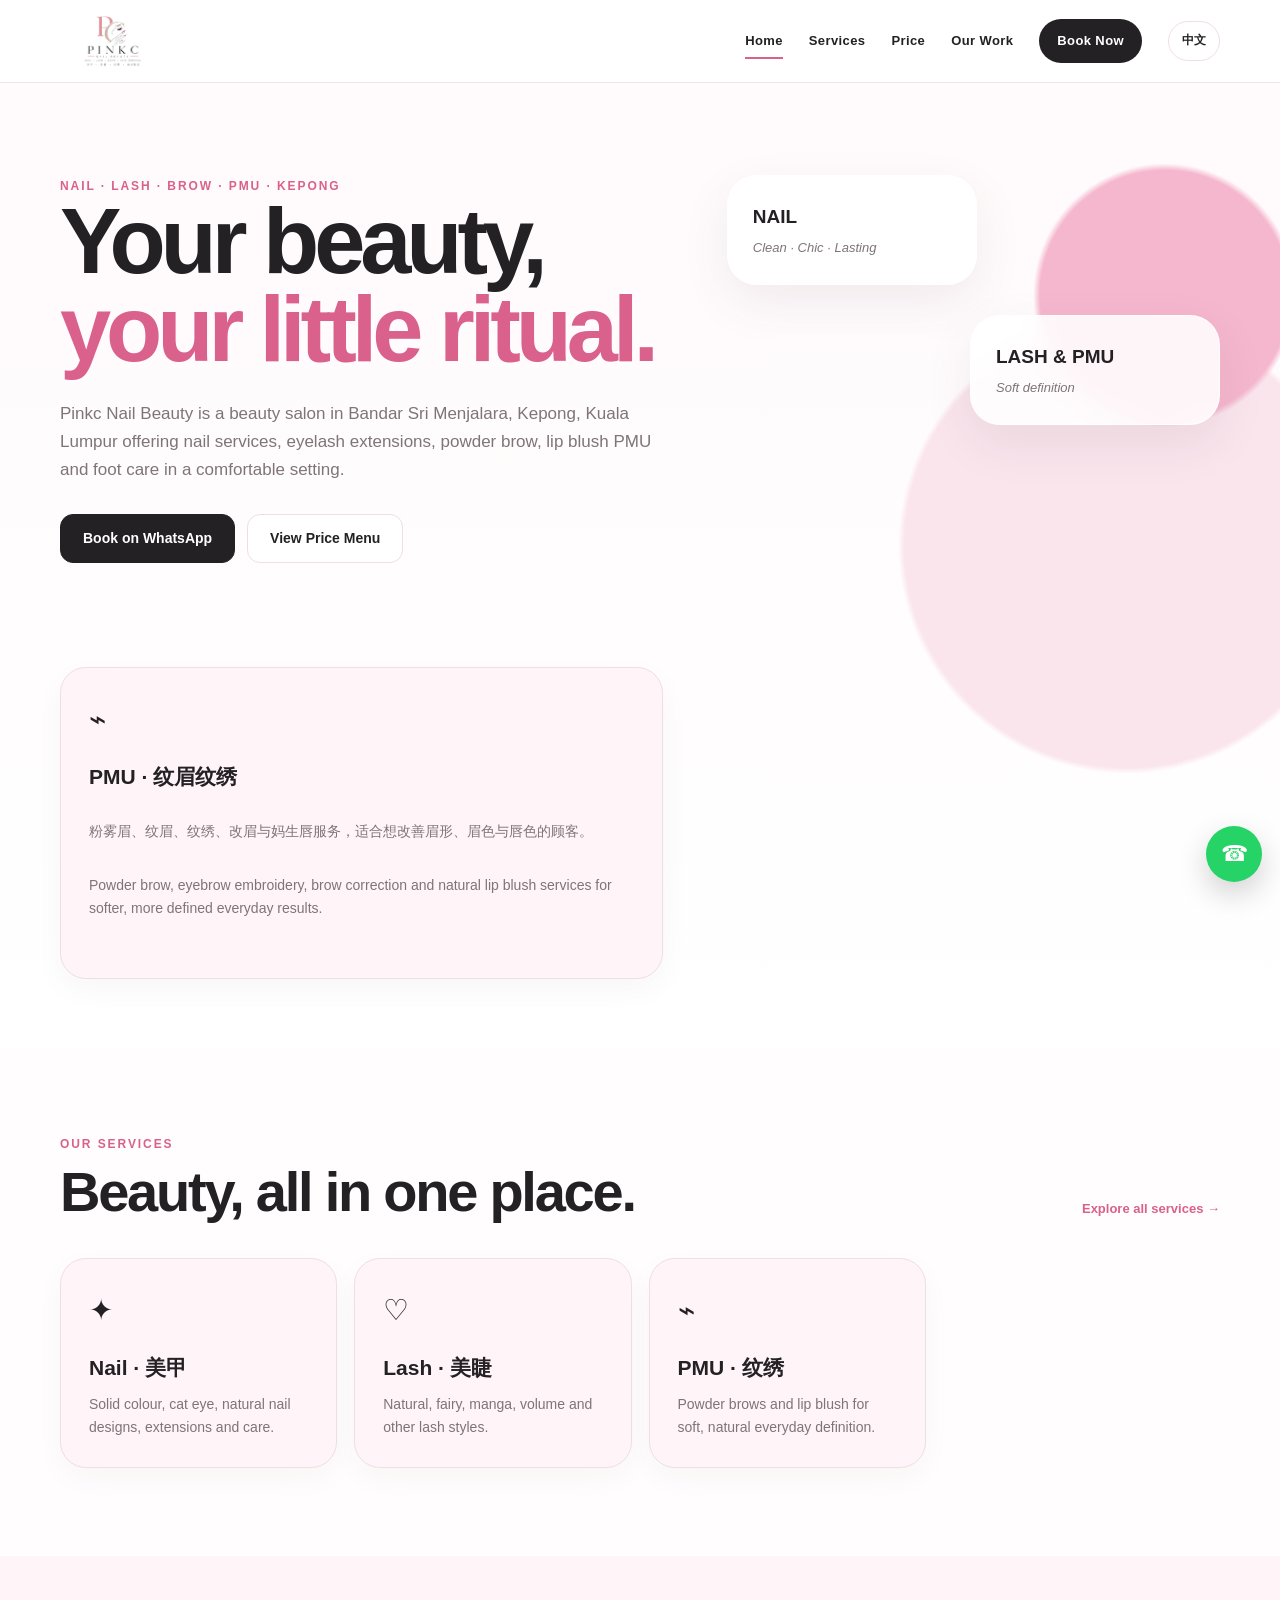
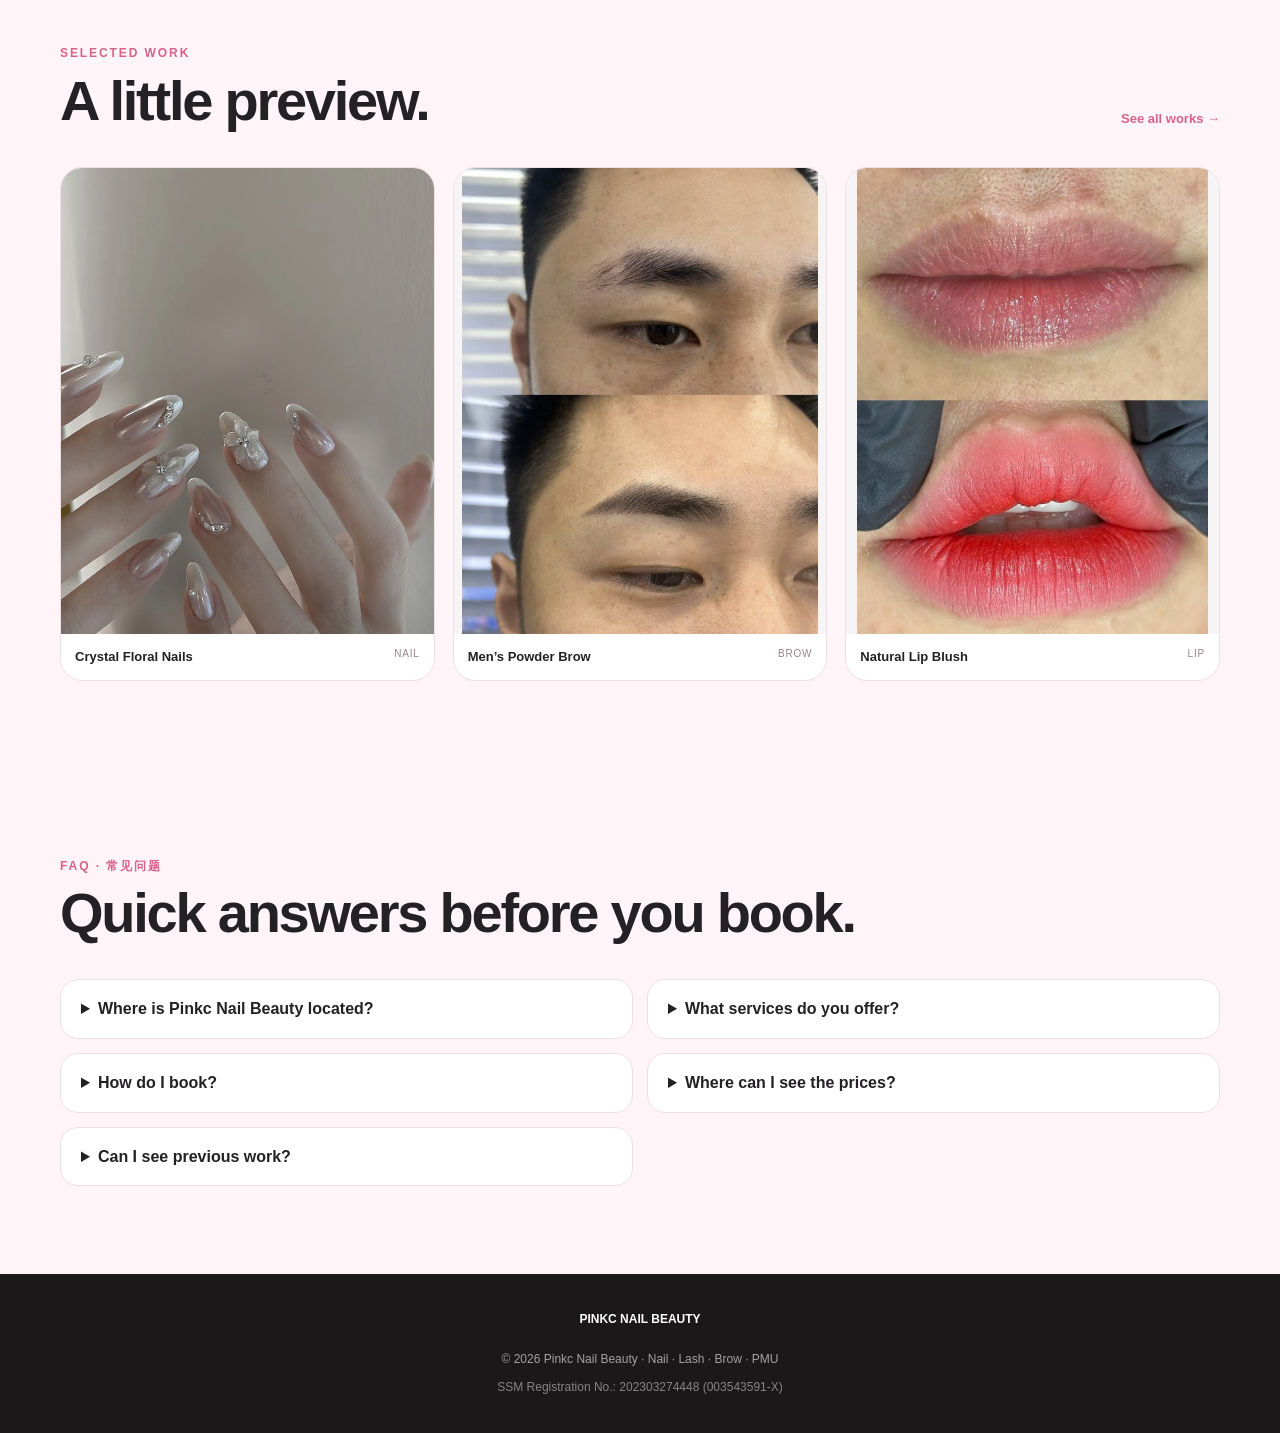
<file: index.html>
<!DOCTYPE html>
<html lang="en">
<head>
<meta charset="UTF-8">
<meta name="viewport" content="width=device-width,initial-scale=1.0">
<meta name="description" content="Pinkc Nail Beauty in Kepong / Bandar Sri Menjalara, Kuala Lumpur. Nail, lash, PMU, powder brow 粉雾眉, eyebrow embroidery 纹眉/纹绣, brow correction 改眉 and natural lip blush 妈生唇 services.">
<title>Pinkc Nail Beauty Kepong | 美甲 · 美睫 · 纹眉纹绣 · 粉雾眉 · 妈生唇</title>
<link rel="canonical" href="https://pinkcnailbeauty.com/">
<meta name="robots" content="index,follow,max-image-preview:large,max-snippet:-1,max-video-preview:-1">
<meta name="author" content="Pinkc Nail Beauty">
<meta name="geo.region" content="MY-14">
<meta name="geo.placename" content="Bandar Sri Menjalara, Kuala Lumpur">
<meta property="og:type" content="website">
<meta property="og:site_name" content="Pinkc Nail Beauty">
<meta property="og:title" content="Nail Salon Kepong | Lash, Brow & PMU | Pinkc Nail Beauty">
<meta property="og:description" content="Pinkc Nail Beauty in Bandar Sri Menjalara, Kepong, Kuala Lumpur offers nail services, eyelash extensions, powder brow, lip blush PMU and foot care. View prices and book on WhatsApp.">
<meta property="og:url" content="https://pinkcnailbeauty.com/">
<meta property="og:image" content="https://pinkcnailbeauty.com/og-image.jpg">
<meta property="og:image:width" content="1200">
<meta property="og:image:height" content="630">
<meta property="og:image:alt" content="Pinkc Nail Beauty nail, lash, brow and lip beauty work">
<meta name="twitter:card" content="summary_large_image">
<meta name="twitter:title" content="Nail Salon Kepong | Lash, Brow & PMU | Pinkc Nail Beauty">
<meta name="twitter:description" content="Pinkc Nail Beauty in Bandar Sri Menjalara, Kepong, Kuala Lumpur offers nail services, eyelash extensions, powder brow, lip blush PMU and foot care. View prices and book on WhatsApp.">
<meta name="twitter:image" content="https://pinkcnailbeauty.com/og-image.jpg">
<link rel="icon" href="logo.png" type="image/png">
<script type="application/ld+json">{"@context":"https://schema.org","@type":"BeautySalon","@id":"https://pinkcnailbeauty.com/#business","name":"Pinkc Nail Beauty","url":"https://pinkcnailbeauty.com/","logo":"https://pinkcnailbeauty.com/logo.png","image":"https://pinkcnailbeauty.com/og-image.jpg","telephone":"+60124446450","priceRange":"RM","address":{"@type":"PostalAddress","streetAddress":"No. 42-1-1, Jalan Medan Putra 3, Medan Putra Business Centre","addressLocality":"Bandar Sri Menjalara","postalCode":"52200","addressRegion":"Kuala Lumpur","addressCountry":"MY"},"areaServed":["Bandar Sri Menjalara","Kepong","Kuala Lumpur"],"sameAs":["https://www.instagram.com/pinkc_nailbeauty/"],"hasOfferCatalog":{"@type":"OfferCatalog","name":"Beauty Services","itemListElement":[{"@type":"OfferCatalog","name":"Nail Services"},{"@type":"OfferCatalog","name":"Eyelash Extensions"},{"@type":"OfferCatalog","name":"Powder Brow PMU"},{"@type":"OfferCatalog","name":"Lip Blush PMU"},{"@type":"OfferCatalog","name":"Foot Care & Pedicure"}]}}</script>

<link rel="stylesheet" href="style.css">
<script type="application/ld+json">{"@context":"https://schema.org","@type":"FAQPage","mainEntity":[{"@type":"Question","name":"Where is Pinkc Nail Beauty located?","acceptedAnswer":{"@type":"Answer","text":"Pinkc Nail Beauty is located at No. 42-1-1, Jalan Medan Putra 3, Medan Putra Business Centre, Bandar Sri Menjalara, 52200 Kuala Lumpur."}},{"@type":"Question","name":"What services does Pinkc Nail Beauty offer?","acceptedAnswer":{"@type":"Answer","text":"Pinkc Nail Beauty offers nail services, foot care, eyelash extensions, powder brow PMU and lip blush PMU."}},{"@type":"Question","name":"How can I book an appointment?","acceptedAnswer":{"@type":"Answer","text":"Appointments can be booked directly through the WhatsApp booking button on the Pinkc Nail Beauty website."}},{"@type":"Question","name":"Where can I see Pinkc Nail Beauty prices?","acceptedAnswer":{"@type":"Answer","text":"Current nail, foot care, lash and PMU prices are listed on the Price page of the website."}},{"@type":"Question","name":"Can I see examples of previous work?","acceptedAnswer":{"@type":"Answer","text":"Yes. The Our Work page shows selected nail, lash, brow and lip blush work."}}]}</script>
</head>
<body data-lang="en">

<header class="site-header">
  <div class="container nav">
    <a class="brand" href="index.html"><img src="logo.png" alt="Pinkc Nail Beauty"></a>
    <button class="menu-btn" aria-label="Open menu">☰</button>
    <nav class="nav-links"><a href="index.html" class="active"><span class="i18n en">Home</span><span class="i18n zh">首页</span></a><a href="services.html"><span class="i18n en">Services</span><span class="i18n zh">服务</span></a><a href="price.html"><span class="i18n en">Price</span><span class="i18n zh">价目表</span></a><a href="works.html"><span class="i18n en">Our Work</span><span class="i18n zh">作品</span></a><a href="contact.html" class="nav-cta"><span class="i18n en">Book Now</span><span class="i18n zh">预约</span></a><button id="langToggle" class="lang-btn" type="button">中文</button></nav>
  </div>
</header>

<main>
<section class="hero">
  <div class="container hero-grid">
    <div>
      <div class="eyebrow">NAIL · LASH · BROW · PMU · KEPONG</div>
      <h1 class="i18n en">Your beauty,<br><em>your little ritual.</em></h1><h1 class="i18n zh">你的美丽，<br><em>你的小仪式。</em></h1>
      <p class="i18n en">Pinkc Nail Beauty is a beauty salon in Bandar Sri Menjalara, Kepong, Kuala Lumpur offering nail services, eyelash extensions, powder brow, lip blush PMU and foot care in a comfortable setting.</p><p class="i18n zh">Pinkc Nail Beauty 位于 Bandar Sri Menjalara, Kepong, Kuala Lumpur，提供美甲、美睫、粉雾眉、妈生唇与足部护理服务。</p>
      <div class="hero-actions">
        <a class="btn btn-dark" href="https://wa.me/60124446450?text=Hi%20Pinkc%20Nail%20Beauty%2C%20I%20would%20like%20to%20make%20an%20appointment." target="_blank"><span class="i18n en">Book on WhatsApp</span><span class="i18n zh">WhatsApp 预约</span></a>
        <a class="btn btn-light" href="price.html"><span class="i18n en">View Price Menu</span><span class="i18n zh">查看价目</span></a>
      </div>
    </div>
    <div class="hero-stack">
      <div class="hero-orb"></div>
      <div class="floating-card fc1"><h3>NAIL</h3><p>Clean · Chic · Lasting</p></div>
      <div class="floating-card fc2"><h3>LASH & PMU</h3><p>Soft definition</p></div>
    </div>
    <div class="card soft" style="margin-top:18px">
      <div class="icon">⌁</div>
      <h3>PMU · 纹眉纹绣</h3>
      <p>粉雾眉、纹眉、纹绣、改眉与妈生唇服务，适合想改善眉形、眉色与唇色的顾客。</p>
      <p class="i18n en">Powder brow, eyebrow embroidery, brow correction and natural lip blush services for softer, more defined everyday results.</p>
    </div>

  </div>
</section>

<section>
  <div class="container">
    <div class="section-head">
      <div><div class="eyebrow"><span class="i18n en">Our Services</span><span class="i18n zh">我们的服务</span></div><h2 class="i18n en">Beauty, all in one place.</h2><h2 class="i18n zh">一站式美容护理。</h2></div>
      <a class="link-arrow" href="services.html"><span class="i18n en">Explore all services →</span><span class="i18n zh">查看全部服务 →</span></a>
    </div>
    <div class="grid-4">
      <div class="card soft"><div class="icon">✦</div><h3>Nail · 美甲</h3><p class="i18n en">Solid colour, cat eye, natural nail designs, extensions and care.</p><p class="i18n zh">单色、猫眼、本甲设计、延长款式与护理。</p></div>
      <div class="card soft"><div class="icon">♡</div><h3>Lash · 美睫</h3><p class="i18n en">Natural, fairy, manga, volume and other lash styles.</p><p class="i18n zh">自然款、仙子款、漫画款、浓密款等。</p></div>
      <div class="card soft"><div class="icon">⌁</div><h3>PMU · 纹绣</h3><p class="i18n en">Powder brows and lip blush for soft, natural everyday definition.</p><p class="i18n zh">粉雾眉与妈生唇，打造柔和自然妆感。</p></div>
    </div>
  </div>
</section>



<section style="background:var(--blush)">
  <div class="container">
    <div class="section-head">
      <div><div class="eyebrow"><span class="i18n en">Selected Work</span><span class="i18n zh">精选作品</span></div><h2 class="i18n en">A little preview.</h2><h2 class="i18n zh">先看看我们的作品。</h2></div>
      <a class="link-arrow" href="works.html"><span class="i18n en">See all works →</span><span class="i18n zh">查看全部作品 →</span></a>
    </div>
    <div class="grid-3">
      <a class="work-card" href="works.html"><img src="nail-01.jpg" alt="Pink nail art by Pinkc Nail Beauty in Kepong"><div class="work-caption"><strong>Crystal Floral Nails</strong><span>Nail</span></div></a>
      <a class="work-card ba" href="works.html"><img src="brow-02.jpg?v=2" alt="Men powder brow before and after by Pinkc Nail Beauty in Kepong"><div class="work-caption"><strong>Men’s Powder Brow</strong><span>Brow</span></div></a>
      <a class="work-card ba" href="works.html"><img src="lip-02.jpg" alt="Lip blush before and after by Pinkc Nail Beauty in Kepong"><div class="work-caption"><strong>Natural Lip Blush</strong><span>Lip</span></div></a>
    </div>
  </div>
</section>

<section class="seo-faq" style="background:var(--blush)">
  <div class="container">
    <div class="section-head"><div><div class="eyebrow">FAQ · 常见问题</div><h2 class="i18n en">Quick answers before you book.</h2><h2 class="i18n zh">预约前常见问题。</h2></div></div>
    <div class="faq-grid">
      <details><summary><span class="i18n en">Where is Pinkc Nail Beauty located?</span><span class="i18n zh">Pinkc Nail Beauty 在哪里？</span></summary><p>No. 42-1-1, Jalan Medan Putra 3, Medan Putra Business Centre, Bandar Sri Menjalara, 52200 Kuala Lumpur.</p></details>
      <details><summary><span class="i18n en">What services do you offer?</span><span class="i18n zh">你们有什么服务？</span></summary><p class="i18n en">Nail services, foot care, eyelash extensions, powder brow and lip blush PMU.</p><p class="i18n zh">美甲、足部护理、嫁接睫毛、粉雾眉与妈生唇。</p></details>
      <details><summary><span class="i18n en">How do I book?</span><span class="i18n zh">如何预约？</span></summary><p class="i18n en">Use the WhatsApp booking button on this website to choose your service and preferred date.</p><p class="i18n zh">点击网站的 WhatsApp 预约按钮，告诉我们服务项目与想预约的日期。</p></details>
      <details><summary><span class="i18n en">Where can I see the prices?</span><span class="i18n zh">哪里可以看价格？</span></summary><p class="i18n en">Our current Nail, Foot Care, Lash and PMU prices are listed on the Price page.</p><p class="i18n zh">目前 Nail、Foot Care、Lash 与 PMU 价目都在 Price 页面。</p></details>
      <details><summary><span class="i18n en">Can I see previous work?</span><span class="i18n zh">可以看作品吗？</span></summary><p class="i18n en">Yes. Visit Our Work for selected nail, lash, brow and lip blush results.</p><p class="i18n zh">可以，到 Our Work 查看精选美甲、美睫、眉毛与妈生唇作品。</p></details>
    </div>
  </div>
</section>
</main>


<footer>
  <div class="container">
    <strong>PINKC NAIL BEAUTY</strong><br><br>
    <span class="i18n en">© 2026 Pinkc Nail Beauty · Nail · Lash · Brow · PMU</span><span class="i18n zh">© 2026 Pinkc Nail Beauty · 美甲 · 美睫 · 纹绣</span>
  
    <div class="ssm-registration" style="margin-top:8px;font-size:12px;opacity:.78;">SSM Registration No.: 202303274448 (003543591-X)</div>
</div>
</footer>
<a class="float-wa" href="https://wa.me/60124446450?text=Hi%20Pinkc%20Nail%20Beauty%2C%20I%20would%20like%20to%20make%20an%20appointment." target="_blank" aria-label="WhatsApp">☎</a>
<script src="script.js"></script>

</body>
</html>
</file>
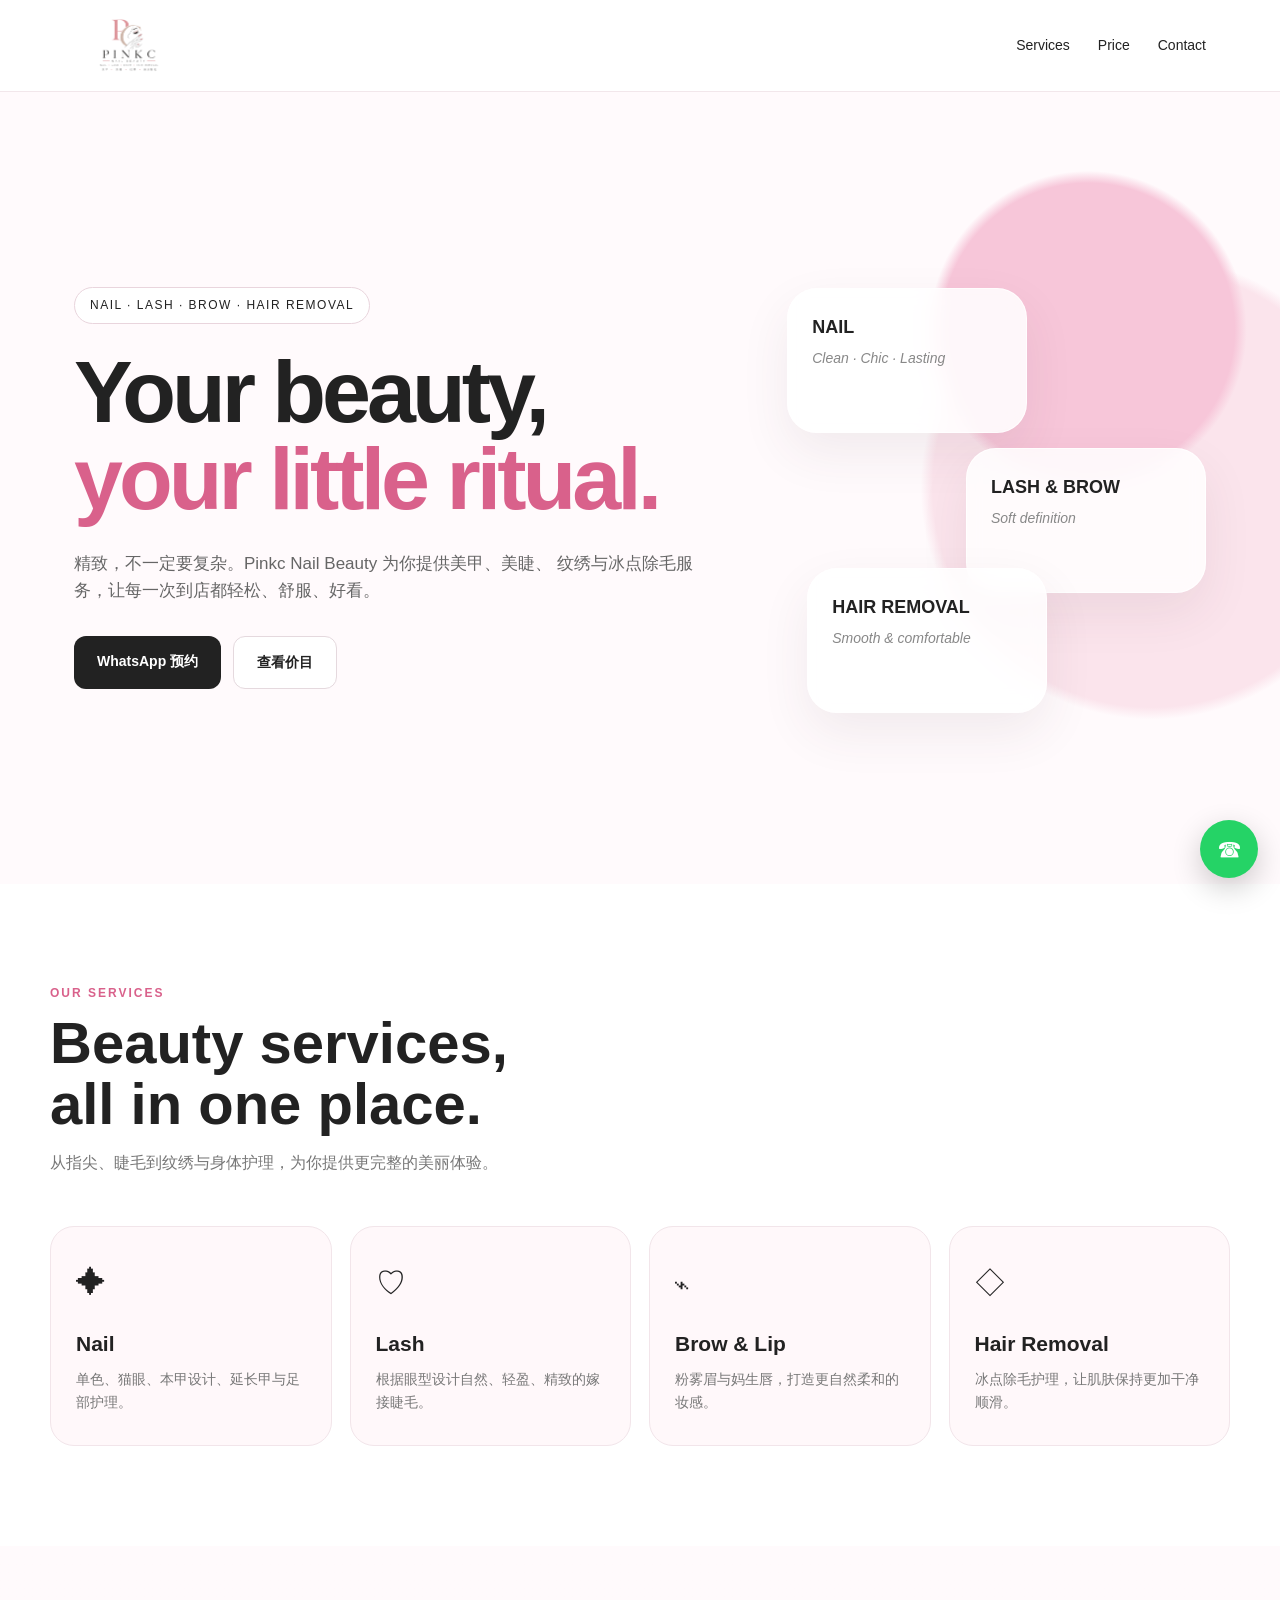
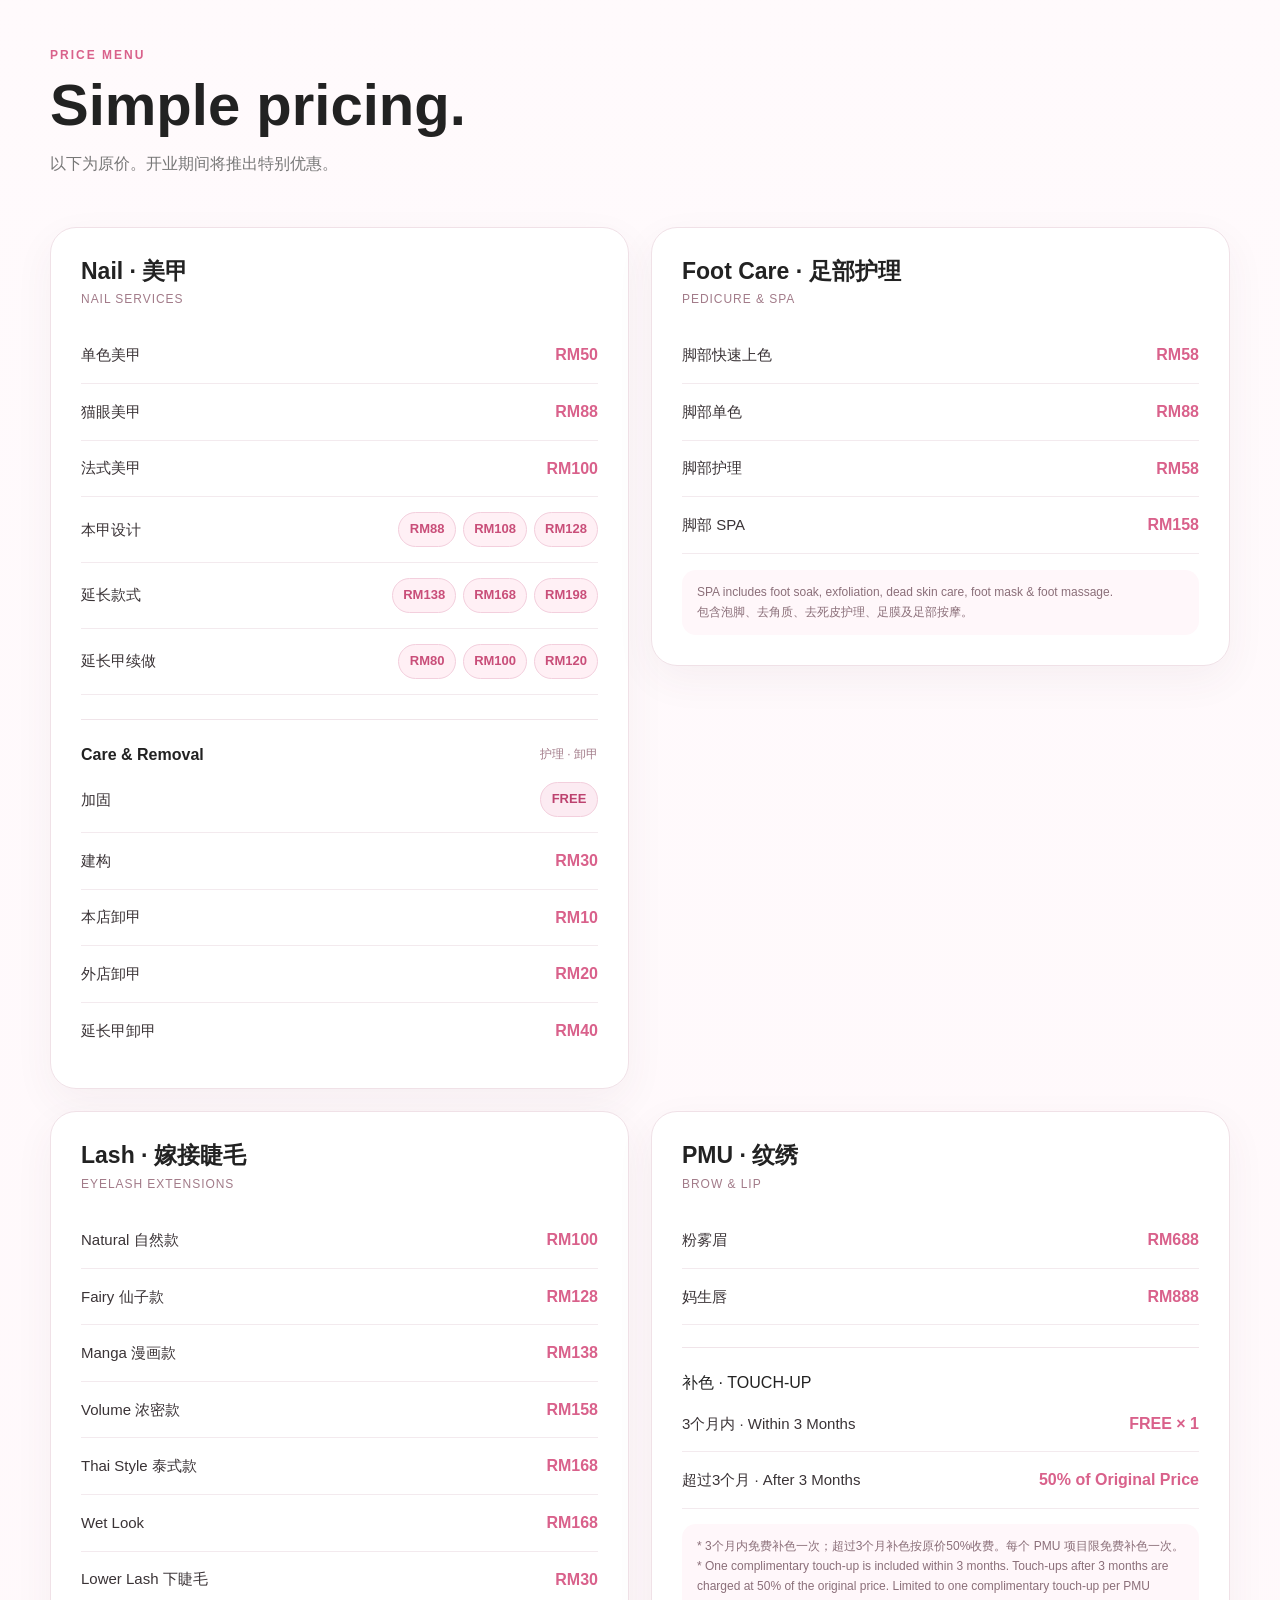
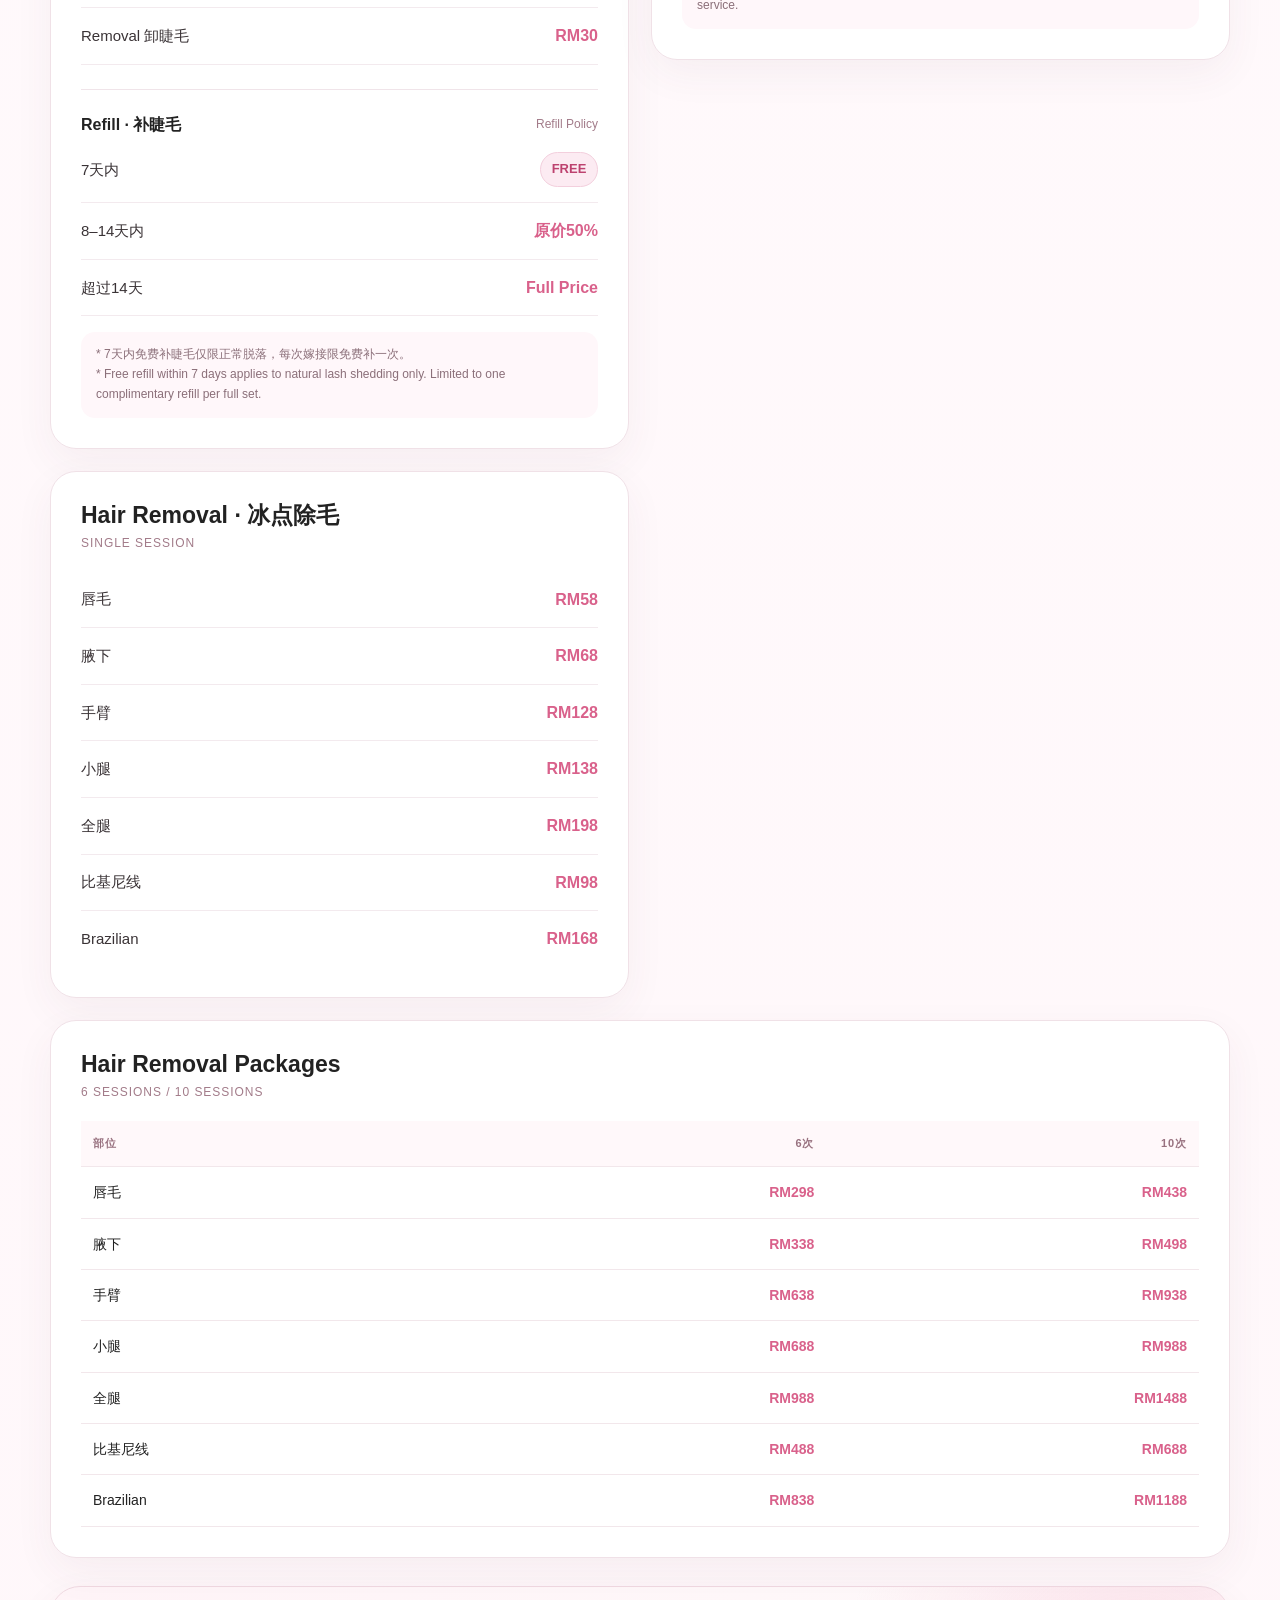
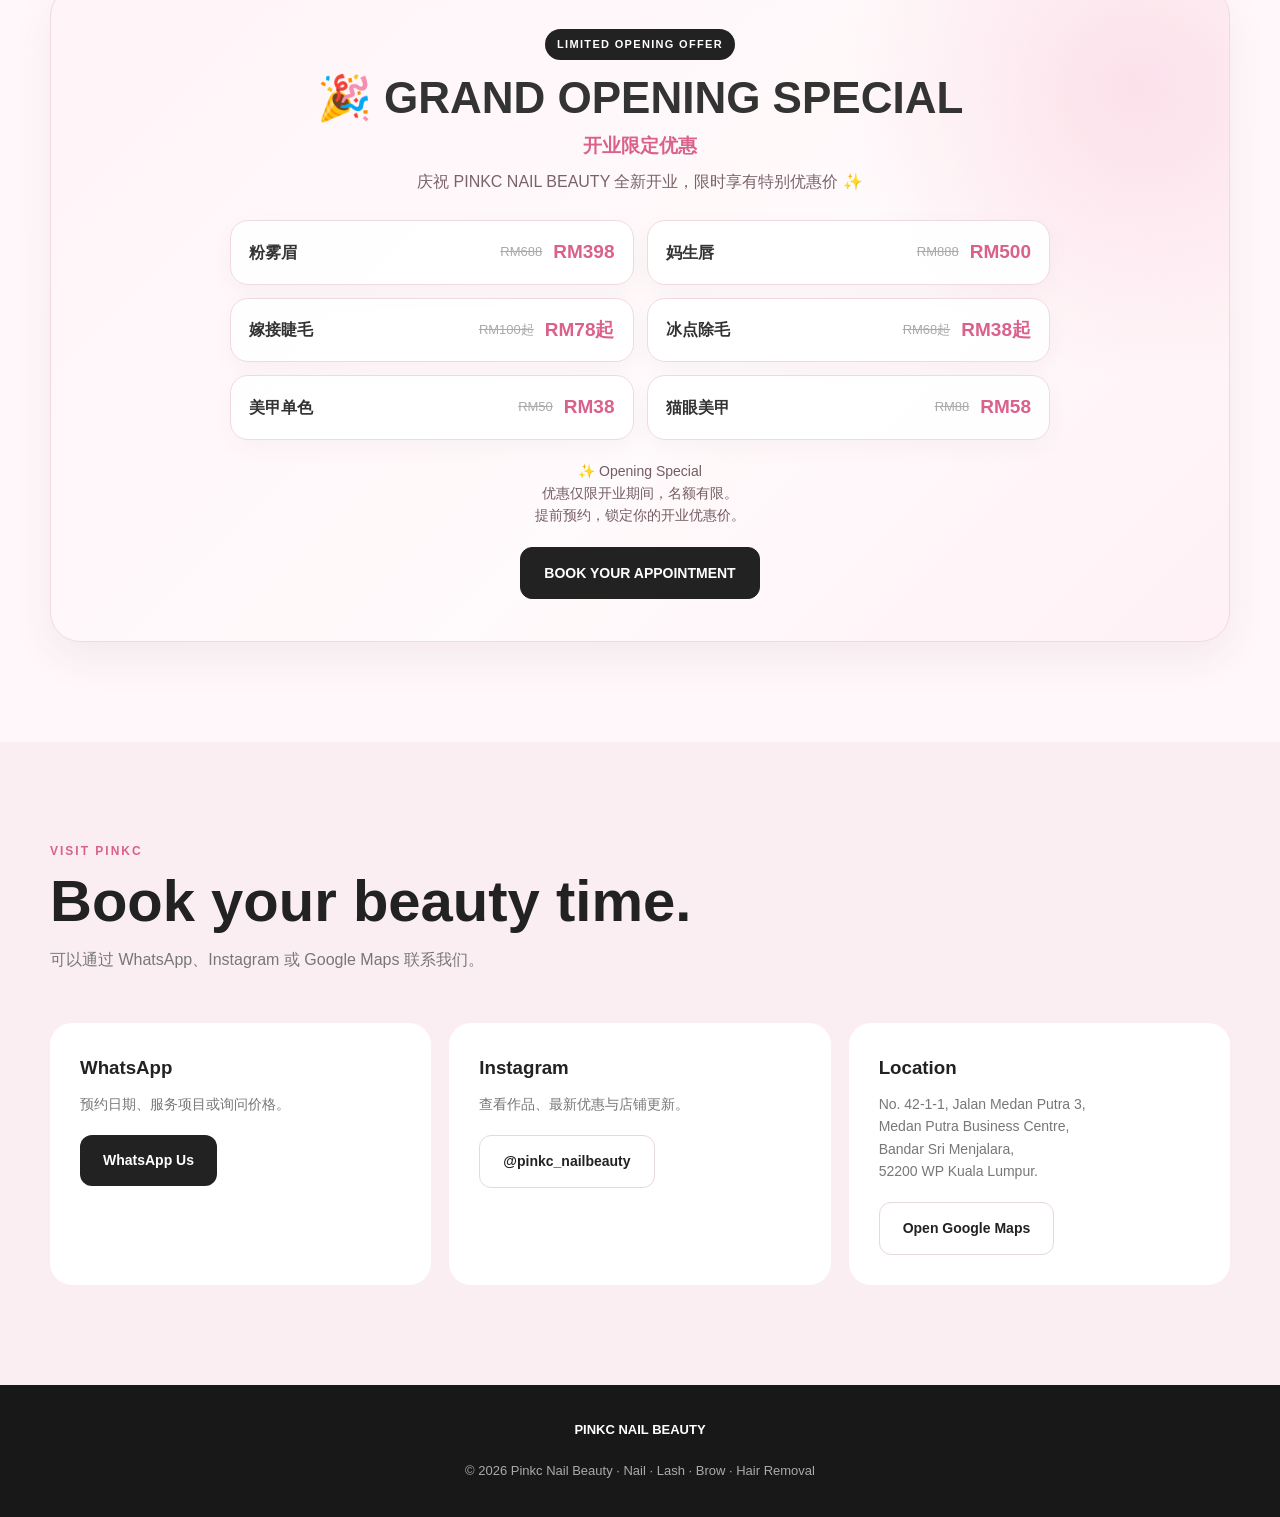
<file:     index.html>
<!DOCTYPE html>
<html lang="zh-CN">
<head>
  <meta charset="UTF-8">
  <meta name="viewport" content="width=device-width, initial-scale=1.0">

  <title>Pinkc Nail Beauty | Nail • Lash • Brow • Hair Removal</title>

  <style>
    * {
      margin: 0;
      padding: 0;
      box-sizing: border-box;
    }

    html {
      scroll-behavior: smooth;
    }

    body {
      font-family: Arial, Helvetica, sans-serif;
      background: #fffafc;
      color: #222;
      line-height: 1.6;
    }

    a {
      text-decoration: none;
      color: inherit;
    }

    /* NAVBAR */
    nav {
      position: sticky;
      top: 0;
      z-index: 1000;
      background: rgba(255,255,255,0.95);
      backdrop-filter: blur(12px);
      border-bottom: 1px solid #f2e7eb;
    }

    .nav-container {
      max-width: 1180px;
      margin: auto;
      padding: 8px 24px;
      display: flex;
      justify-content: space-between;
      align-items: center;
    }

    .logo {
      font-size: 20px;
      font-weight: 800;
      letter-spacing: 2px;
      }
.logo img {
    width: 110px;
    height: 75px;
    object-fit: contain;
    display: block;
}
    .logo span {
      color: #db6790;
    }

    .nav-links {
      display: flex;
      gap: 28px;
      font-size: 14px;
    }

    .nav-links a:hover {
      color: #db6790;
    }

    /* HERO */
    .hero {
      min-height: 88vh;
      display: flex;
      align-items: center;
      background:
        radial-gradient(circle at 85% 30%, #f7c6d9 0, #f7c6d9 12%, transparent 13%),
        radial-gradient(circle at 90% 50%, #fbe4ec 0, #fbe4ec 18%, transparent 19%),
        #fffafc;
    }

    .hero-container {
      max-width: 1180px;
      margin: auto;
      width: 100%;
      padding: 80px 24px;
      display: grid;
      grid-template-columns: 1.2fr 0.8fr;
      gap: 60px;
      align-items: center;
    }

    .small-tag {
      display: inline-block;
      border: 1px solid #e9d5dd;
      border-radius: 30px;
      padding: 8px 15px;
      font-size: 12px;
      letter-spacing: 1.5px;
      margin-bottom: 25px;
      background: white;
    }

    h1 {
      font-size: clamp(52px, 7vw, 88px);
      line-height: 0.98;
      letter-spacing: -4px;
      margin-bottom: 28px;
    }

    h1 span {
      color: #d9618b;
    }

    .hero-text {
      max-width: 650px;
      color: #666;
      font-size: 17px;
      margin-bottom: 32px;
    }

    .buttons {
      display: flex;
      gap: 12px;
      flex-wrap: wrap;
    }

    .btn {
      display: inline-block;
      padding: 14px 23px;
      border-radius: 12px;
      font-size: 14px;
      font-weight: 700;
      transition: 0.25s;
    }

    .btn-dark {
      background: #222;
      color: white;
    }

    .btn-dark:hover {
      background: #d9618b;
      transform: translateY(-2px);
    }

    .btn-light {
      background: white;
      border: 1px solid #e5d9de;
    }

    .btn-light:hover {
      border-color: #d9618b;
      color: #d9618b;
    }

    /* HERO CARDS */
    .hero-cards {
      position: relative;
      height: 470px;
    }

    .beauty-card {
      position: absolute;
      width: 240px;
      min-height: 145px;
      padding: 24px;
      background: rgba(255,255,255,0.85);
      border: 1px solid rgba(255,255,255,0.8);
      box-shadow: 0 20px 50px rgba(80,45,60,0.08);
      border-radius: 30px;
      backdrop-filter: blur(10px);
    }

    .beauty-card h3 {
      font-size: 18px;
      margin-bottom: 5px;
    }

    .beauty-card p {
      color: #888;
      font-style: italic;
      font-size: 14px;
    }

    .card-one {
      top: 35px;
      left: 10px;
    }

    .card-two {
      top: 195px;
      right: 0;
    }

    .card-three {
      bottom: 10px;
      left: 30px;
    }

    .pink-circle {
      position: absolute;
      width: 240px;
      height: 240px;
      border-radius: 50%;
      background: linear-gradient(135deg,#efabc3,#f9dce7);
      right: 15px;
      top: 100px;
      z-index: -1;
    }

    /* SECTIONS */
    section {
      padding: 100px 24px;
    }

    .container {
      max-width: 1180px;
      margin: auto;
    }

    .section-head {
      margin-bottom: 50px;
    }

    .section-label {
      color: #d9618b;
      text-transform: uppercase;
      font-size: 12px;
      letter-spacing: 2px;
      font-weight: bold;
    }

    .section-head h2 {
      font-size: clamp(34px,5vw,58px);
      line-height: 1.05;
      margin: 10px 0 15px;
    }

    .section-head p {
      color: #777;
      max-width: 600px;
    }

    /* SERVICES */
    .services {
      background: white;
    }

    .service-grid {
      display: grid;
      grid-template-columns: repeat(4,1fr);
      gap: 18px;
    }

    .service-card {
      padding: 32px 25px;
      border-radius: 24px;
      background: #fff8fa;
      border: 1px solid #f2e5ea;
      transition: 0.3s;
    }

    .service-card:hover {
      transform: translateY(-7px);
      box-shadow: 0 20px 45px rgba(70,30,45,0.08);
    }

    .service-icon {
      font-size: 30px;
      margin-bottom: 20px;
    }

    .service-card h3 {
      font-size: 21px;
      margin-bottom: 8px;
    }

    .service-card p {
      color: #777;
      font-size: 14px;
    }

    /* PRICE */
    #price {
      background: linear-gradient(180deg, #fffafc 0%, #fff7fa 100%);
    }

    .price-grid {
      display: grid;
      grid-template-columns: repeat(2, minmax(0, 1fr));
      gap: 22px;
      align-items: start;
    }

    .price-card {
      background: rgba(255,255,255,0.96);
      border: 1px solid #f0e1e7;
      border-radius: 26px;
      padding: 30px;
      box-shadow: 0 14px 40px rgba(93, 48, 65, 0.055);
      overflow: hidden;
    }

    .price-card.full-width {
      grid-column: 1 / -1;
    }

    .price-card-head {
      display: flex;
      align-items: flex-start;
      justify-content: space-between;
      gap: 18px;
      margin-bottom: 18px;
    }

    .price-card h3 {
      font-size: 23px;
      line-height: 1.2;
      margin: 0;
    }

    .price-card .card-kicker {
      display: block;
      margin-top: 5px;
      color: #a27b89;
      font-size: 12px;
      letter-spacing: 0.08em;
      text-transform: uppercase;
    }

    .price-row {
      display: grid;
      grid-template-columns: minmax(0, 1fr) auto;
      align-items: center;
      gap: 18px;
      border-bottom: 1px solid #f3eaee;
      padding: 15px 0;
    }

    .price-row:last-child {
      border-bottom: none;
    }

    .price-row > span:first-child {
      min-width: 0;
      color: #3a3336;
      font-size: 15px;
    }

    .price {
      font-weight: 800;
      color: #d9618b;
      white-space: nowrap;
      text-align: right;
      padding-left: 8px;
    }

    .price-options {
      display: flex;
      flex-wrap: wrap;
      justify-content: flex-end;
      gap: 7px;
    }

    .price-chip {
      display: inline-flex;
      align-items: center;
      justify-content: center;
      min-width: 58px;
      padding: 6px 10px;
      border-radius: 999px;
      background: #fff0f5;
      color: #c94e79;
      border: 1px solid #f3cfdd;
      font-size: 13px;
      font-weight: 800;
      white-space: nowrap;
    }

    .free-chip {
      background: #fcebf2;
      color: #bd426f;
    }

    .subsection-title {
      margin-top: 24px;
      padding-top: 22px;
      border-top: 1px solid #f0e4e9;
      display: flex;
      align-items: center;
      justify-content: space-between;
      gap: 12px;
    }

    .subsection-title h4 {
      font-size: 16px;
      margin: 0;
    }

    .subsection-title span {
      color: #a27b89;
      font-size: 12px;
    }

    .price-note {
      margin-top: 16px;
      padding: 13px 15px;
      border-radius: 14px;
      background: #fff7fa;
      color: #8b6f79;
      font-size: 12px;
      line-height: 1.65;
    }

    .package-table {
      width: 100%;
      border-collapse: collapse;
      margin-top: 8px;
      table-layout: fixed;
    }

    .package-table th,
    .package-table td {
      padding: 14px 12px;
      border-bottom: 1px solid #f2e7eb;
      text-align: left;
      font-size: 14px;
    }

    .package-table th {
      color: #98717f;
      font-size: 11px;
      letter-spacing: 0.08em;
      text-transform: uppercase;
      background: #fff8fa;
    }

    .package-table th:nth-child(2),
    .package-table th:nth-child(3),
    .package-table td:nth-child(2),
    .package-table td:nth-child(3) {
      text-align: right;
    }

    .package-table td:nth-child(2),
    .package-table td:nth-child(3) {
      color: #d9618b;
      font-weight: 800;
      white-space: nowrap;
    }

    .opening {
      margin-top: 28px;
      padding: 42px;
      border-radius: 30px;
      background:
        radial-gradient(circle at 92% 15%, rgba(246,185,207,0.38), transparent 24%),
        linear-gradient(135deg, #fff4f8 0%, #fffafb 58%, #fff1f6 100%);
      color: #333;
      text-align: center;
      border: 1px solid #f0d9e2;
      box-shadow: 0 16px 42px rgba(105,55,74,0.07);
    }

    .opening-badge {
      display: inline-flex;
      padding: 7px 12px;
      border-radius: 999px;
      background: #222;
      color: white;
      font-size: 11px;
      font-weight: 800;
      letter-spacing: 0.12em;
      margin-bottom: 14px;
    }

    .opening h2 {
      font-size: clamp(28px, 4vw, 44px);
      line-height: 1.1;
      margin-bottom: 8px;
    }

    .opening h3 {
      color: #d9618b;
      margin-bottom: 8px;
    }

    .opening-intro {
      color: #79636b;
      max-width: 680px;
      margin: 0 auto;
    }

    .promo-list {
      display: grid;
      grid-template-columns: repeat(2, minmax(0, 1fr));
      gap: 13px;
      max-width: 820px;
      margin: 26px auto 20px;
    }

    .promo-card {
      background: rgba(255,255,255,0.94);
      border: 1px solid #f0d9e2;
      border-radius: 18px;
      padding: 16px 18px;
      display: grid;
      grid-template-columns: minmax(0,1fr) auto auto;
      align-items: center;
      gap: 11px;
      text-align: left;
      box-shadow: 0 8px 24px rgba(80,40,56,0.035);
    }

    .promo-card span {
      color: #333;
      font-weight: 700;
    }

    .promo-card del {
      color: #aaa;
      font-size: 13px;
    }

    .promo-card strong {
      color: #d9618b;
      font-size: 19px;
      white-space: nowrap;
    }

    .opening-foot {
      margin: 18px 0 20px;
      color: #745c65;
      font-size: 14px;
    }

    .opening .btn {
      min-width: 230px;
      background: #222;
      color: #fff;
      border-color: #222;
    }

    .opening .btn:hover {
      background: #d9618b;
      border-color: #d9618b;
      color: #fff;
    }

    /* CONTACT */
    .contact {
      background: #fbeef3;
    }

    .contact-grid {
      display: grid;
      grid-template-columns: repeat(3,1fr);
      gap: 18px;
    }

    .contact-card {
      background: white;
      border-radius: 22px;
      padding: 30px;
    }

    .contact-card h3 {
      margin-bottom: 10px;
    }

    .contact-card p {
      font-size: 14px;
      color: #777;
      margin-bottom: 20px;
    }

    /* FOOTER */
    footer {
      background: #181818;
      color: #aaa;
      text-align: center;
      padding: 35px 20px;
      font-size: 13px;
    }

    footer strong {
      color: white;
    }

    /* FLOATING WHATSAPP */
    .float-wa {
      position: fixed;
      right: 22px;
      bottom: 22px;
      width: 58px;
      height: 58px;
      background: #25D366;
      color: white;
      border-radius: 50%;
      display: flex;
      justify-content: center;
      align-items: center;
      font-size: 25px;
      z-index: 999;
      box-shadow: 0 10px 30px rgba(0,0,0,0.2);
    }

    /* MOBILE */
    @media(max-width: 850px) {

      .nav-links {
        display: none;
      }

      .hero-container {
        grid-template-columns: 1fr;
      }

      .hero-cards {
        display: none;
      }

      h1 {
        letter-spacing: -2px;
      }

      .service-grid {
        grid-template-columns: repeat(2,1fr);
      }

      .price-grid {
        grid-template-columns: 1fr;
      }

      .price-card.full-width {
        grid-column: auto;
      }

      .package-table th,
      .package-table td {
        padding: 12px 8px;
      }

      .contact-grid {
        grid-template-columns: 1fr;
      }

      .opening {
        flex-direction: column;
        align-items: flex-start;
      }
    }

    @media(max-width: 520px) {

      .price-card {
        padding: 22px 18px;
        border-radius: 20px;
      }

      .price-row {
        grid-template-columns: minmax(0, 1fr) auto;
        gap: 10px;
      }

      .price-row > span:first-child {
        font-size: 14px;
      }

      .price-options {
        gap: 5px;
      }

      .price-chip {
        min-width: 0;
        padding: 5px 8px;
        font-size: 12px;
      }

      .promo-list {
        grid-template-columns: 1fr;
      }

      .promo-card {
        grid-template-columns: minmax(0,1fr) auto auto;
        padding: 14px;
      }

      .opening {
        padding: 30px 18px;
      }

      .service-grid {
        grid-template-columns: 1fr;
      }

      section {
        padding: 75px 20px;
      }

      .hero-container {
        padding: 65px 20px;
      }
    }

  </style>
</head>

<body>

<nav>
  <div class="nav-container">
<div class="logo">
    <img src="logo.png" alt="Pinkc Nail Beauty Logo">
</div>
    <div class="nav-links">
      <a href="#services">Services</a>
      <a href="#price">Price</a>
      <a href="#contact">Contact</a>
    </div>
  </div>
</nav>


<header class="hero">

  <div class="hero-container">

    <div>

      <div class="small-tag">
        NAIL · LASH · BROW · HAIR REMOVAL
      </div>

      <h1>
        Your beauty,<br>
        <span>your little ritual.</span>
      </h1>

      <p class="hero-text">
        精致，不一定要复杂。Pinkc Nail Beauty 为你提供美甲、美睫、
        纹绣与冰点除毛服务，让每一次到店都轻松、舒服、好看。
      </p>

      <div class="buttons">

        <a
        href="https://wa.me/60124446450?text=Hi%20Pinkc%20Nail%20Beauty%2C%20I%20would%20like%20to%20make%20an%20appointment."
        class="btn btn-dark"
        target="_blank">
          WhatsApp 预约
        </a>

        <a href="#price" class="btn btn-light">
          查看价目
        </a>

      </div>

    </div>


    <div class="hero-cards">

      <div class="pink-circle"></div>

      <div class="beauty-card card-one">
        <h3>NAIL</h3>
        <p>Clean · Chic · Lasting</p>
      </div>

      <div class="beauty-card card-two">
        <h3>LASH & BROW</h3>
        <p>Soft definition</p>
      </div>

      <div class="beauty-card card-three">
        <h3>HAIR REMOVAL</h3>
        <p>Smooth & comfortable</p>
      </div>

    </div>

  </div>

</header>


<section class="services" id="services">

  <div class="container">

    <div class="section-head">
      <div class="section-label">Our Services</div>
      <h2>Beauty services,<br>all in one place.</h2>
      <p>
        从指尖、睫毛到纹绣与身体护理，为你提供更完整的美丽体验。
      </p>
    </div>


    <div class="service-grid">

      <div class="service-card">
        <div class="service-icon">✦</div>
        <h3>Nail</h3>
        <p>
          单色、猫眼、本甲设计、延长甲与足部护理。
        </p>
      </div>

      <div class="service-card">
        <div class="service-icon">♡</div>
        <h3>Lash</h3>
        <p>
          根据眼型设计自然、轻盈、精致的嫁接睫毛。
        </p>
      </div>

      <div class="service-card">
        <div class="service-icon">⌁</div>
        <h3>Brow & Lip</h3>
        <p>
          粉雾眉与妈生唇，打造更自然柔和的妆感。
        </p>
      </div>

      <div class="service-card">
        <div class="service-icon">◇</div>
        <h3>Hair Removal</h3>
        <p>
          冰点除毛护理，让肌肤保持更加干净顺滑。
        </p>
      </div>

    </div>

  </div>

</section>


<section id="price">
  <div class="container">

    <div class="section-head">
      <div class="section-label">Price Menu</div>
      <h2>Simple pricing.</h2>
      <p>以下为原价。开业期间将推出特别优惠。</p>
    </div>

    <div class="price-grid">

      <div class="price-card">
        <div class="price-card-head">
          <div>
            <h3>Nail · 美甲</h3>
            <span class="card-kicker">Nail Services</span>
          </div>
        </div>

        <div class="price-row"><span>单色美甲</span><span class="price">RM50</span></div>
        <div class="price-row"><span>猫眼美甲</span><span class="price">RM88</span></div>
        <div class="price-row"><span>法式美甲</span><span class="price">RM100</span></div>

        <div class="price-row">
          <span>本甲设计</span>
          <span class="price-options">
            <span class="price-chip">RM88</span><span class="price-chip">RM108</span><span class="price-chip">RM128</span>
          </span>
        </div>

        <div class="price-row">
          <span>延长款式</span>
          <span class="price-options">
            <span class="price-chip">RM138</span><span class="price-chip">RM168</span><span class="price-chip">RM198</span>
          </span>
        </div>

        <div class="price-row">
          <span>延长甲续做</span>
          <span class="price-options">
            <span class="price-chip">RM80</span><span class="price-chip">RM100</span><span class="price-chip">RM120</span>
          </span>
        </div>

        <div class="subsection-title"><h4>Care & Removal</h4><span>护理 · 卸甲</span></div>
        <div class="price-row"><span>加固</span><span class="price-chip free-chip">FREE</span></div>
        <div class="price-row"><span>建构</span><span class="price">RM30</span></div>
        <div class="price-row"><span>本店卸甲</span><span class="price">RM10</span></div>
        <div class="price-row"><span>外店卸甲</span><span class="price">RM20</span></div>
        <div class="price-row"><span>延长甲卸甲</span><span class="price">RM40</span></div>
      </div>

      <div class="price-card">
        <div class="price-card-head">
          <div>
            <h3>Foot Care · 足部护理</h3>
            <span class="card-kicker">Pedicure & Spa</span>
          </div>
        </div>
        <div class="price-row"><span>脚部快速上色</span><span class="price">RM58</span></div>
        <div class="price-row"><span>脚部单色</span><span class="price">RM88</span></div>
        <div class="price-row"><span>脚部护理</span><span class="price">RM58</span></div>
        <div class="price-row"><span>脚部 SPA</span><span class="price">RM158</span></div>
        <div class="price-note">SPA includes foot soak, exfoliation, dead skin care, foot mask & foot massage.<br>包含泡脚、去角质、去死皮护理、足膜及足部按摩。</div>
      </div>

      <div class="price-card">
        <div class="price-card-head">
          <div>
            <h3>Lash · 嫁接睫毛</h3>
            <span class="card-kicker">Eyelash Extensions</span>
          </div>
        </div>
        <div class="price-row"><span>Natural 自然款</span><span class="price">RM100</span></div>
        <div class="price-row"><span>Fairy 仙子款</span><span class="price">RM128</span></div>
        <div class="price-row"><span>Manga 漫画款</span><span class="price">RM138</span></div>
        <div class="price-row"><span>Volume 浓密款</span><span class="price">RM158</span></div>
        <div class="price-row"><span>Thai Style 泰式款</span><span class="price">RM168</span></div>
        <div class="price-row"><span>Wet Look</span><span class="price">RM168</span></div>
        <div class="price-row"><span>Lower Lash 下睫毛</span><span class="price">RM30</span></div>
        <div class="price-row"><span>Removal 卸睫毛</span><span class="price">RM30</span></div>

        <div class="subsection-title"><h4>Refill · 补睫毛</h4><span>Refill Policy</span></div>
        <div class="price-row"><span>7天内</span><span class="price-chip free-chip">FREE</span></div>
        <div class="price-row"><span>8–14天内</span><span class="price">原价50%</span></div>
        <div class="price-row"><span>超过14天</span><span class="price">Full Price</span></div>
        <div class="price-note">* 7天内免费补睫毛仅限正常脱落，每次嫁接限免费补一次。<br>
    * Free refill within 7 days applies to natural lash shedding only. Limited to one complimentary refill per full set.</div>
      </div>

      <div class="price-card">
        <div class="price-card-head">
          <div>
            <h3>PMU · 纹绣</h3>
            <span class="card-kicker">Brow & Lip</span>
          </div>
        </div>
        <div class="price-row"><span>粉雾眉</span><span class="price">RM688</span></div>
        <div class="price-row"><span>妈生唇</span><span class="price">RM888</span></div>

        <div class="subsection-title" style="margin-top:22px;">补色 · TOUCH-UP</div>

        <div class="price-row">
          <span>3个月内 · Within 3 Months</span>
          <span class="price">FREE × 1</span>
        </div>

        <div class="price-row">
          <span>超过3个月 · After 3 Months</span>
          <span class="price">50% of Original Price</span>
        </div>

        <p class="price-note" style="margin-top:15px;">
          * 3个月内免费补色一次；超过3个月补色按原价50%收费。每个 PMU 项目限免费补色一次。<br>
          * One complimentary touch-up is included within 3 months. Touch-ups after 3 months are charged at 50% of the original price. Limited to one complimentary touch-up per PMU service.
        </p>
      </div>

      <div class="price-card">
        <div class="price-card-head">
          <div>
            <h3>Hair Removal · 冰点除毛</h3>
            <span class="card-kicker">Single Session</span>
          </div>
        </div>
        <div class="price-row"><span>唇毛</span><span class="price">RM58</span></div>
        <div class="price-row"><span>腋下</span><span class="price">RM68</span></div>
        <div class="price-row"><span>手臂</span><span class="price">RM128</span></div>
        <div class="price-row"><span>小腿</span><span class="price">RM138</span></div>
        <div class="price-row"><span>全腿</span><span class="price">RM198</span></div>
        <div class="price-row"><span>比基尼线</span><span class="price">RM98</span></div>
        <div class="price-row"><span>Brazilian</span><span class="price">RM168</span></div>
      </div>

      <div class="price-card full-width">
        <div class="price-card-head">
          <div>
            <h3>Hair Removal Packages</h3>
            <span class="card-kicker">6 Sessions / 10 Sessions</span>
          </div>
        </div>

        <table class="package-table">
          <thead><tr><th>部位</th><th>6次</th><th>10次</th></tr></thead>
          <tbody>
            <tr><td>唇毛</td><td>RM298</td><td>RM438</td></tr>
            <tr><td>腋下</td><td>RM338</td><td>RM498</td></tr>
            <tr><td>手臂</td><td>RM638</td><td>RM938</td></tr>
            <tr><td>小腿</td><td>RM688</td><td>RM988</td></tr>
            <tr><td>全腿</td><td>RM988</td><td>RM1488</td></tr>
            <tr><td>比基尼线</td><td>RM488</td><td>RM688</td></tr>
            <tr><td>Brazilian</td><td>RM838</td><td>RM1188</td></tr>
          </tbody>
        </table>
      </div>

    </div>

    <div class="opening">
      <div class="opening-badge">LIMITED OPENING OFFER</div>
      <h2>🎉 GRAND OPENING SPECIAL</h2>
      <h3>开业限定优惠</h3>
      <p class="opening-intro">庆祝 PINKC NAIL BEAUTY 全新开业，限时享有特别优惠价 ✨</p>

      <div class="promo-list">
        <div class="promo-card"><span>粉雾眉</span><del>RM688</del><strong>RM398</strong></div>
        <div class="promo-card"><span>妈生唇</span><del>RM888</del><strong>RM500</strong></div>
        <div class="promo-card"><span>嫁接睫毛</span><del>RM100起</del><strong>RM78起</strong></div>
        <div class="promo-card"><span>冰点除毛</span><del>RM68起</del><strong>RM38起</strong></div>
        <div class="promo-card"><span>美甲单色</span><del>RM50</del><strong>RM38</strong></div>
        <div class="promo-card"><span>猫眼美甲</span><del>RM88</del><strong>RM58</strong></div>
      </div>

      <p class="opening-foot">✨ Opening Special<br>优惠仅限开业期间，名额有限。<br>提前预约，锁定你的开业优惠价。</p>

      <a href="https://wa.me/60124446450?text=Hi%20Pinkc%20Nail%20Beauty%2C%20I%20would%20like%20to%20book%20the%20Grand%20Opening%20promotion." target="_blank" class="btn btn-light">BOOK YOUR APPOINTMENT</a>
    </div>

  </div>
</section>


<section class="contact" id="contact">

  <div class="container">

    <div class="section-head">

      <div class="section-label">Visit Pinkc</div>

      <h2>Book your beauty time.</h2>

      <p>
        可以通过 WhatsApp、Instagram 或 Google Maps 联系我们。
      </p>

    </div>


    <div class="contact-grid">

      <div class="contact-card">

        <h3>WhatsApp</h3>

        <p>
          预约日期、服务项目或询问价格。
        </p>

        <a
        class="btn btn-dark"
        href="https://wa.me/60124446450?text=Hi%20Pinkc%20Nail%20Beauty%2C%20I%20would%20like%20to%20make%20an%20appointment."
        target="_blank">
          WhatsApp Us
        </a>

      </div>


      <div class="contact-card">

        <h3>Instagram</h3>

        <p>
          查看作品、最新优惠与店铺更新。
        </p>

        <a
        class="btn btn-light"
        href="https://www.instagram.com/pinkc_nailbeauty/"
        target="_blank">
          @pinkc_nailbeauty
        </a>

      </div>


      <div class="contact-card">

        <h3>Location</h3>

        <p>
          No. 42-1-1, Jalan Medan Putra 3,<br>
          Medan Putra Business Centre,<br>
          Bandar Sri Menjalara,<br>
          52200 WP Kuala Lumpur.
        </p>

        <a
        class="btn btn-light"
        href="https://www.google.com/maps/search/?api=1&query=No.+42-1-1,+Jalan+Medan+Putra+3,+Medan+Putra+Business+Centre,+Bandar+Sri+Menjalara,+52200+Kuala+Lumpur"
        target="_blank">
          Open Google Maps
        </a>

      </div>

    </div>

  </div>

</section>


<footer>

  <strong>PINKC NAIL BEAUTY</strong><br><br>

  © 2026 Pinkc Nail Beauty · Nail · Lash · Brow · Hair Removal

</footer>


<a
class="float-wa"
href="https://wa.me/60124446450?text=Hi%20Pinkc%20Nail%20Beauty%2C%20I%20would%20like%20to%20make%20an%20appointment."
target="_blank">
  ☎
</a>

</body>
</html>
</file>
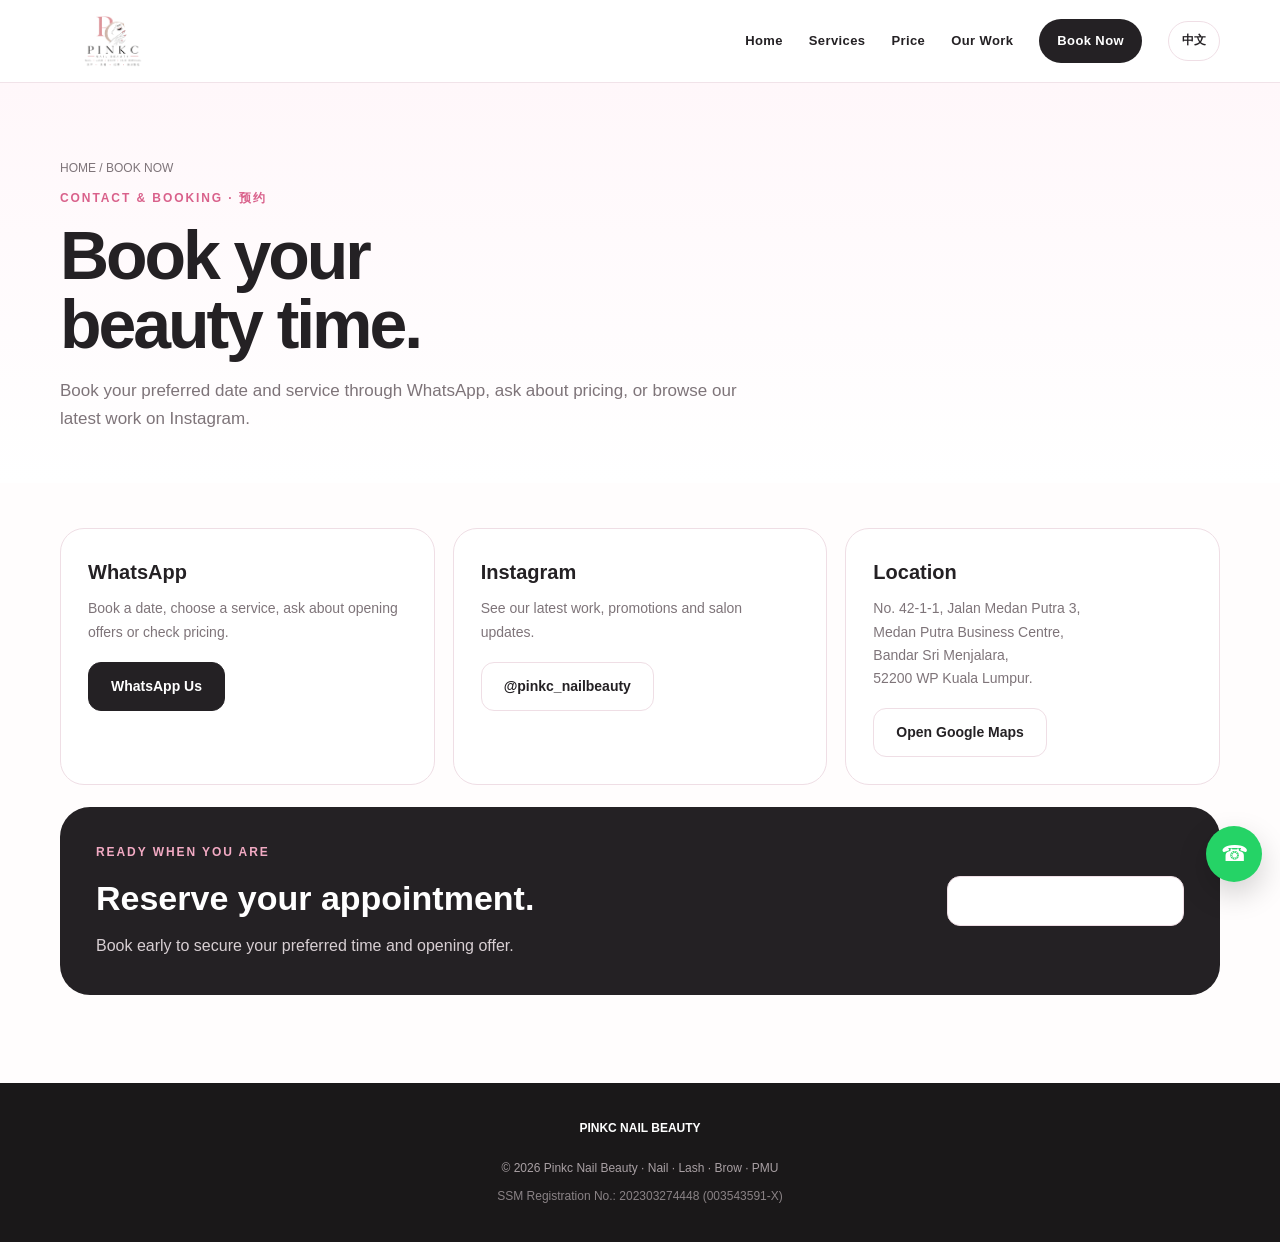
<file: contact.html>
<!DOCTYPE html>
<html lang="en">
<head>
<meta charset="UTF-8">
<meta name="viewport" content="width=device-width,initial-scale=1.0">
<meta name="description" content="Book Pinkc Nail Beauty in Kepong for nail, lash, powder brow 粉雾眉, eyebrow embroidery 纹眉纹绣, brow correction 改眉, natural lip blush 妈生唇 and foot care.">
<title>Book Pinkc Nail Beauty Kepong | WhatsApp Appointment</title>
<link rel="canonical" href="https://pinkcnailbeauty.com/contact.html">
<meta name="robots" content="index,follow,max-image-preview:large,max-snippet:-1,max-video-preview:-1">
<meta name="author" content="Pinkc Nail Beauty">
<meta name="geo.region" content="MY-14">
<meta name="geo.placename" content="Bandar Sri Menjalara, Kuala Lumpur">
<meta property="og:type" content="website">
<meta property="og:site_name" content="Pinkc Nail Beauty">
<meta property="og:title" content="Book Pinkc Nail Beauty Kepong | WhatsApp Appointment">
<meta property="og:description" content="Book Pinkc Nail Beauty in Bandar Sri Menjalara, Kepong via WhatsApp. Find our Kuala Lumpur salon address, Instagram and appointment information.">
<meta property="og:url" content="https://pinkcnailbeauty.com/contact.html">
<meta property="og:image" content="https://pinkcnailbeauty.com/og-image.jpg">
<meta property="og:image:width" content="1200">
<meta property="og:image:height" content="630">
<meta property="og:image:alt" content="Pinkc Nail Beauty nail, lash, brow and lip beauty work">
<meta name="twitter:card" content="summary_large_image">
<meta name="twitter:title" content="Book Pinkc Nail Beauty Kepong | WhatsApp Appointment">
<meta name="twitter:description" content="Book Pinkc Nail Beauty in Bandar Sri Menjalara, Kepong via WhatsApp. Find our Kuala Lumpur salon address, Instagram and appointment information.">
<meta name="twitter:image" content="https://pinkcnailbeauty.com/og-image.jpg">
<link rel="icon" href="logo.png" type="image/png">
<script type="application/ld+json">{"@context":"https://schema.org","@type":"BeautySalon","@id":"https://pinkcnailbeauty.com/#business","name":"Pinkc Nail Beauty","url":"https://pinkcnailbeauty.com/","logo":"https://pinkcnailbeauty.com/logo.png","image":"https://pinkcnailbeauty.com/og-image.jpg","telephone":"+60124446450","priceRange":"RM","address":{"@type":"PostalAddress","streetAddress":"No. 42-1-1, Jalan Medan Putra 3, Medan Putra Business Centre","addressLocality":"Bandar Sri Menjalara","postalCode":"52200","addressRegion":"Kuala Lumpur","addressCountry":"MY"},"areaServed":["Bandar Sri Menjalara","Kepong","Kuala Lumpur"],"sameAs":["https://www.instagram.com/pinkc_nailbeauty/"],"hasOfferCatalog":{"@type":"OfferCatalog","name":"Beauty Services","itemListElement":[{"@type":"OfferCatalog","name":"Nail Services"},{"@type":"OfferCatalog","name":"Eyelash Extensions"},{"@type":"OfferCatalog","name":"Powder Brow PMU"},{"@type":"OfferCatalog","name":"Lip Blush PMU"},{"@type":"OfferCatalog","name":"Foot Care & Pedicure"}]}}</script>

<link rel="stylesheet" href="style.css">
</head>
<body data-lang="en">

<header class="site-header">
  <div class="container nav">
    <a class="brand" href="index.html"><img src="logo.png" alt="Pinkc Nail Beauty"></a>
    <button class="menu-btn" aria-label="Open menu">☰</button>
    <nav class="nav-links"><a href="index.html"><span class="i18n en">Home</span><span class="i18n zh">首页</span></a><a href="services.html"><span class="i18n en">Services</span><span class="i18n zh">服务</span></a><a href="price.html"><span class="i18n en">Price</span><span class="i18n zh">价目表</span></a><a href="works.html"><span class="i18n en">Our Work</span><span class="i18n zh">作品</span></a><a href="contact.html" class="active nav-cta"><span class="i18n en">Book Now</span><span class="i18n zh">预约</span></a><button id="langToggle" class="lang-btn" type="button">中文</button></nav>
  </div>
</header>

<main>
<section class="inner-hero">
  <div class="container">
    <div class="breadcrumb">HOME / BOOK NOW</div>
    <div class="eyebrow">Contact & Booking · 预约</div>
    <h1 class="page-title i18n en">Book your<br>beauty time.</h1><h1 class="page-title i18n zh">预约属于你的<br>变美时间。</h1>
    <p class="page-intro i18n en">Book your preferred date and service through WhatsApp, ask about pricing, or browse our latest work on Instagram.</p><p class="page-intro i18n zh">通过 WhatsApp 预约日期、服务项目或询问价格，也可以从 Instagram 查看最新作品。</p>
  </div>
</section>
<section style="padding-top:45px">
  <div class="container">
    <div class="contact-grid">
      <div class="contact-card"><h3>WhatsApp</h3><p class="i18n en">Book a date, choose a service, ask about opening offers or check pricing.</p><p class="i18n zh">预约日期、服务项目、开业优惠或价格咨询。</p><a class="btn btn-dark" href="https://wa.me/60124446450?text=Hi%20Pinkc%20Nail%20Beauty%2C%20I%20would%20like%20to%20make%20an%20appointment." target="_blank">WhatsApp Us</a></div>
      <div class="contact-card"><h3>Instagram</h3><p class="i18n en">See our latest work, promotions and salon updates.</p><p class="i18n zh">查看作品、最新优惠与店铺更新。</p><a class="btn btn-light" href="https://www.instagram.com/pinkc_nailbeauty/" target="_blank">@pinkc_nailbeauty</a></div>
      <div class="contact-card"><h3><span class="i18n en">Location</span><span class="i18n zh">地址</span></h3><p>No. 42-1-1, Jalan Medan Putra 3,<br>Medan Putra Business Centre,<br>Bandar Sri Menjalara,<br>52200 WP Kuala Lumpur.</p><a class="btn btn-light" href="https://www.google.com/maps/search/?api=1&query=No.+42-1-1,+Jalan+Medan+Putra+3,+Medan+Putra+Business+Centre,+Bandar+Sri+Menjalara,+52200+Kuala+Lumpur" target="_blank"><span class="i18n en">Open Google Maps</span><span class="i18n zh">打开 Google Maps</span></a></div>
    </div>
    <div class="booking-box">
      <div><div class="eyebrow" style="color:#f2aac3">READY WHEN YOU ARE</div><h2 class="i18n en" style="font-size:34px;margin:7px 0">Reserve your appointment.</h2><h2 class="i18n zh" style="font-size:34px;margin:7px 0">预约你的时间。</h2><p class="i18n en">Book early to secure your preferred time and opening offer.</p><p class="i18n zh">提前预约，锁定你想要的时间与开业优惠。</p></div>
      <a class="btn btn-light" href="https://wa.me/60124446450?text=Hi%20Pinkc%20Nail%20Beauty%2C%20I%20would%20like%20to%20make%20an%20appointment." target="_blank"><span class="i18n en">BOOK YOUR APPOINTMENT</span><span class="i18n zh">立即预约</span></a>
    </div>
  </div>
</section>
</main>


<footer>
  <div class="container">
    <strong>PINKC NAIL BEAUTY</strong><br><br>
    <span class="i18n en">© 2026 Pinkc Nail Beauty · Nail · Lash · Brow · PMU</span><span class="i18n zh">© 2026 Pinkc Nail Beauty · 美甲 · 美睫 · 纹绣</span>
  
    <div class="ssm-registration" style="margin-top:8px;font-size:12px;opacity:.78;">SSM Registration No.: 202303274448 (003543591-X)</div>
</div>
</footer>
<a class="float-wa" href="https://wa.me/60124446450?text=Hi%20Pinkc%20Nail%20Beauty%2C%20I%20would%20like%20to%20make%20an%20appointment." target="_blank" aria-label="WhatsApp">☎</a>
<script src="script.js"></script>

</body>
</html>
</file>
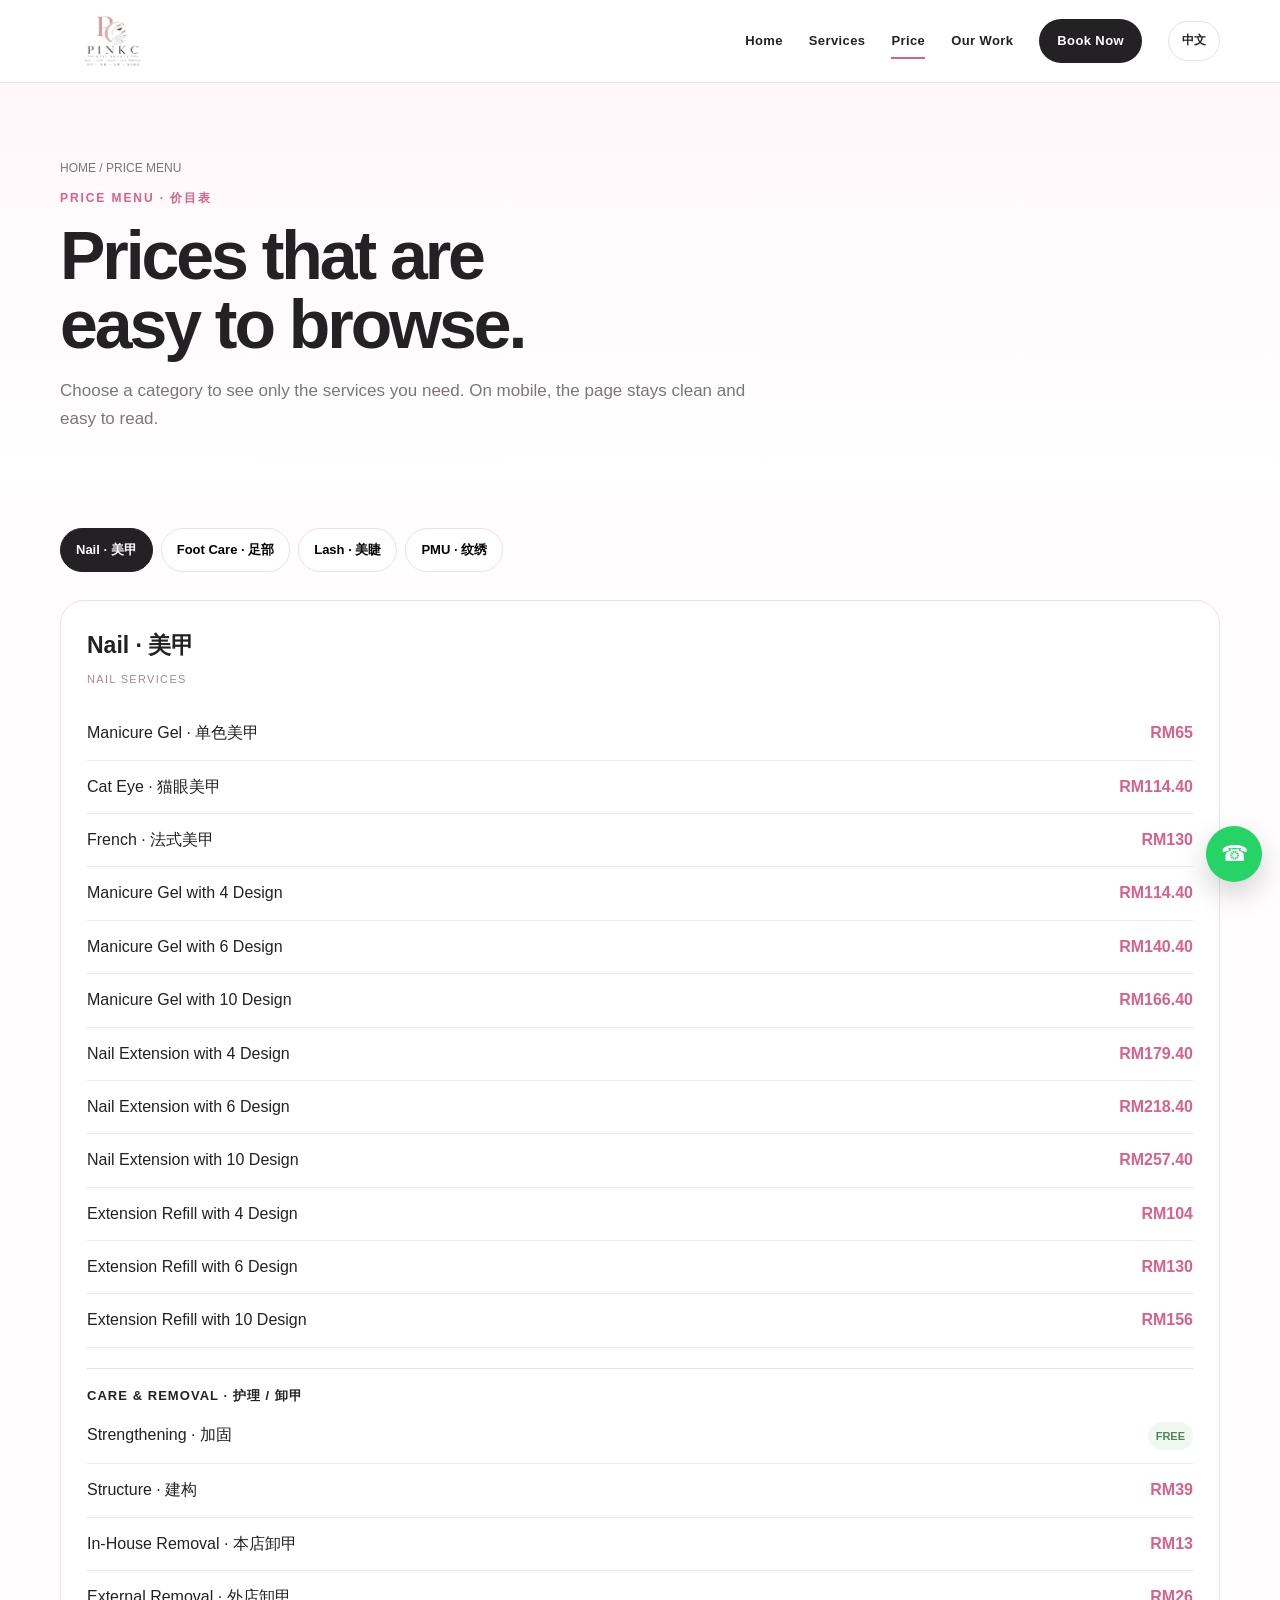
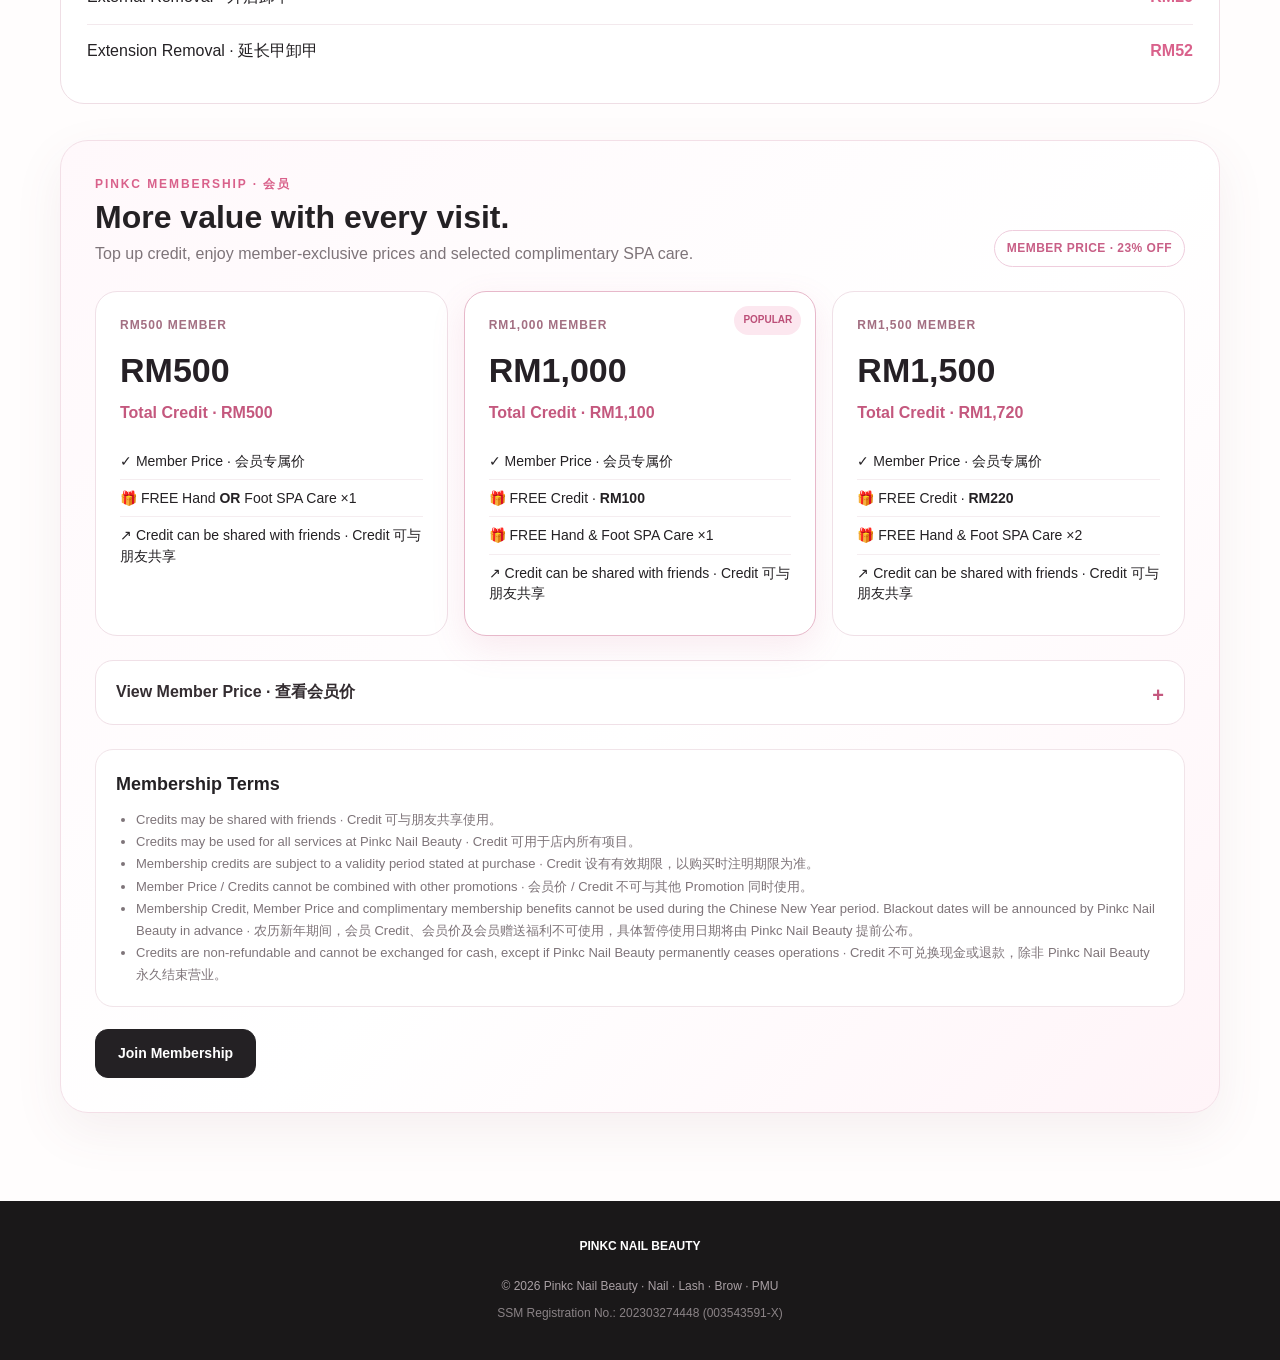
<file: price.html>
<!DOCTYPE html>
<html lang="en">
<head>
<meta charset="UTF-8">
<meta name="viewport" content="width=device-width,initial-scale=1.0">
<meta name="description" content="Pinkc Nail Beauty price menu in Kepong for nail, lash, powder brow 粉雾眉, eyebrow embroidery 纹眉纹绣, brow correction 改眉, natural lip blush 妈生唇, foot care and member credit packages.">
<title>Price Menu | Pinkc Nail Beauty Kepong · 粉雾眉 · 妈生唇 · 改眉</title>
<link rel="canonical" href="https://pinkcnailbeauty.com/price.html">
<meta name="robots" content="index,follow,max-image-preview:large,max-snippet:-1,max-video-preview:-1">
<meta name="author" content="Pinkc Nail Beauty">
<meta name="geo.region" content="MY-14">
<meta name="geo.placename" content="Bandar Sri Menjalara, Kuala Lumpur">
<meta property="og:type" content="website">
<meta property="og:site_name" content="Pinkc Nail Beauty">
<meta property="og:title" content="Nail, Lash, Brow & PMU Price List Kepong | Pinkc Nail Beauty">
<meta property="og:description" content="View Pinkc Nail Beauty prices for nail services, foot care, eyelash extensions, powder brow and lip blush PMU in Bandar Sri Menjalara, Kepong.">
<meta property="og:url" content="https://pinkcnailbeauty.com/price.html">
<meta property="og:image" content="https://pinkcnailbeauty.com/og-image.jpg">
<meta property="og:image:width" content="1200">
<meta property="og:image:height" content="630">
<meta property="og:image:alt" content="Pinkc Nail Beauty nail, lash, brow and lip beauty work">
<meta name="twitter:card" content="summary_large_image">
<meta name="twitter:title" content="Nail, Lash, Brow & PMU Price List Kepong | Pinkc Nail Beauty">
<meta name="twitter:description" content="View Pinkc Nail Beauty prices for nail services, foot care, eyelash extensions, powder brow and lip blush PMU in Bandar Sri Menjalara, Kepong.">
<meta name="twitter:image" content="https://pinkcnailbeauty.com/og-image.jpg">
<link rel="icon" href="logo.png" type="image/png">
<script type="application/ld+json">{"@context":"https://schema.org","@type":"BeautySalon","@id":"https://pinkcnailbeauty.com/#business","name":"Pinkc Nail Beauty","url":"https://pinkcnailbeauty.com/","logo":"https://pinkcnailbeauty.com/logo.png","image":"https://pinkcnailbeauty.com/og-image.jpg","telephone":"+60124446450","priceRange":"RM","address":{"@type":"PostalAddress","streetAddress":"No. 42-1-1, Jalan Medan Putra 3, Medan Putra Business Centre","addressLocality":"Bandar Sri Menjalara","postalCode":"52200","addressRegion":"Kuala Lumpur","addressCountry":"MY"},"areaServed":["Bandar Sri Menjalara","Kepong","Kuala Lumpur"],"sameAs":["https://www.instagram.com/pinkc_nailbeauty/"],"hasOfferCatalog":{"@type":"OfferCatalog","name":"Beauty Services","itemListElement":[{"@type":"OfferCatalog","name":"Nail Services"},{"@type":"OfferCatalog","name":"Eyelash Extensions"},{"@type":"OfferCatalog","name":"Powder Brow PMU"},{"@type":"OfferCatalog","name":"Lip Blush PMU"},{"@type":"OfferCatalog","name":"Foot Care & Pedicure"}]}}</script>

<link rel="stylesheet" href="style.css">

<style>
/* Membership */
.membership-section{
  margin-top:36px;
  padding:34px;
  border-radius:28px;
  background:linear-gradient(135deg,#fff8fb 0%,#fff 55%,#fff4f8 100%);
  border:1px solid #f3dfe7;
  box-shadow:0 18px 50px rgba(123,72,91,.08);
}
.membership-head{
  display:flex;
  justify-content:space-between;
  align-items:flex-end;
  gap:20px;
  margin-bottom:24px;
}
.membership-head h2{margin:5px 0 6px;font-size:32px;line-height:1.1}
.membership-head p{margin:0;color:var(--muted);max-width:660px}
.member-badge{
  display:inline-flex;
  align-items:center;
  border:1px solid #efcddd;
  background:#fff;
  color:#c85f86;
  border-radius:999px;
  padding:8px 12px;
  font-size:12px;
  font-weight:800;
  letter-spacing:.04em;
  white-space:nowrap;
}
.member-grid{
  display:grid;
  grid-template-columns:repeat(3,minmax(0,1fr));
  gap:16px;
}
.member-card{
  position:relative;
  background:#fff;
  border:1px solid #f0e0e7;
  border-radius:22px;
  padding:24px;
  overflow:hidden;
}
.member-card.featured{
  border-color:#e7b8ca;
  box-shadow:0 12px 35px rgba(204,91,133,.12);
}
.member-card .plan{
  color:#a36f82;
  font-size:12px;
  font-weight:900;
  letter-spacing:.08em;
  text-transform:uppercase;
}
.member-card .amount{
  font-size:34px;
  font-weight:900;
  margin:6px 0 2px;
  color:#252025;
}
.member-card .credit{
  font-weight:850;
  color:#c4587e;
  margin-bottom:16px;
}
.member-card ul{
  list-style:none;
  padding:0;
  margin:0;
}
.member-card li{
  padding:8px 0;
  border-bottom:1px solid #f5edf0;
  font-size:14px;
  line-height:1.45;
}
.member-card li:last-child{border-bottom:0}
.member-card .popular{
  position:absolute;
  top:14px;
  right:14px;
  background:#fce7ef;
  color:#bc4f78;
  border-radius:999px;
  padding:6px 9px;
  font-size:10px;
  font-weight:900;
}
.member-cta{
  margin-top:22px;
  display:flex;
  gap:12px;
  flex-wrap:wrap;
}
.member-terms{
  margin-top:24px;
  padding:20px;
  border-radius:18px;
  background:#fff;
  border:1px solid #f1e4e9;
}
.member-terms h3{margin:0 0 10px;font-size:18px}
.member-terms ul{margin:0;padding-left:20px;color:var(--muted);font-size:13px;line-height:1.7}
.member-price-box{
  margin-top:24px;
}
.member-price-box details{
  background:#fff;
  border:1px solid #f0e0e7;
  border-radius:18px;
  overflow:hidden;
}
.member-price-box summary{
  cursor:pointer;
  padding:18px 20px;
  font-weight:900;
  color:#342d31;
  list-style:none;
}
.member-price-box summary::-webkit-details-marker{display:none}
.member-price-box summary::after{
  content:"+";
  float:right;
  color:#c4587e;
  font-size:20px;
}
.member-price-box details[open] summary::after{content:"–"}
.member-price-inner{
  padding:0 20px 20px;
}
.member-price-grid{
  display:grid;
  grid-template-columns:repeat(2,minmax(0,1fr));
  gap:12px 24px;
}
.member-price-row{
  display:flex;
  justify-content:space-between;
  gap:16px;
  padding:9px 0;
  border-bottom:1px solid #f4ecef;
  font-size:14px;
}
.member-price-row strong{color:#c4587e;white-space:nowrap}
.member-cat{
  grid-column:1/-1;
  margin-top:8px;
  padding-top:6px;
  font-weight:900;
  color:#5a4d53;
}
@media(max-width:850px){
  .member-grid{grid-template-columns:1fr}
  .membership-head{display:block}
  .member-badge{margin-top:12px}
}
@media(max-width:600px){
  .membership-section{padding:22px 16px;border-radius:22px}
  .membership-head h2{font-size:27px}
  .member-price-grid{grid-template-columns:1fr}
}
</style>

</head>
<body data-lang="en">

<header class="site-header">
  <div class="container nav">
    <a class="brand" href="index.html"><img src="logo.png" alt="Pinkc Nail Beauty"></a>
    <button class="menu-btn" aria-label="Open menu">☰</button>
    <nav class="nav-links"><a href="index.html"><span class="i18n en">Home</span><span class="i18n zh">首页</span></a><a href="services.html"><span class="i18n en">Services</span><span class="i18n zh">服务</span></a><a href="price.html" class="active"><span class="i18n en">Price</span><span class="i18n zh">价目表</span></a><a href="works.html"><span class="i18n en">Our Work</span><span class="i18n zh">作品</span></a><a href="contact.html" class="nav-cta"><span class="i18n en">Book Now</span><span class="i18n zh">预约</span></a><button id="langToggle" class="lang-btn" type="button">中文</button></nav>
  </div>
</header>

<main>
<section class="inner-hero">
  <div class="container">
    <div class="breadcrumb">HOME / PRICE MENU</div>
    <div class="eyebrow">Price Menu · 价目表</div>
    <h1 class="page-title i18n en">Prices that are<br>easy to browse.</h1><h1 class="page-title i18n zh">价目清楚，<br>浏览更轻松。</h1>
    <p class="page-intro i18n en">Choose a category to see only the services you need. On mobile, the page stays clean and easy to read.</p><p class="page-intro i18n zh">点击分类，只看你要的项目。手机上不会再一次出现一大堆价格。</p>
  </div>
</section>
<section style="padding-top:45px">
  <div class="container">
    <div class="tabs">
      <button class="tab-btn active" data-tab="nail">Nail · 美甲</button>
      <button class="tab-btn" data-tab="foot">Foot Care · 足部</button>
      <button class="tab-btn" data-tab="lash">Lash · 美睫</button>
      <button class="tab-btn" data-tab="pmu">PMU · 纹绣</button>
    </div>

    <div id="nail" class="tab-panel active">
      <div class="price-layout">
        <div class="price-card full">
          <div class="price-card-head"><div><h3>Nail · 美甲</h3><span class="kicker">Nail Services</span></div></div>
          <div class="price-row"><span>Manicure Gel · 单色美甲</span><span class="price">RM65</span></div>
          <div class="price-row"><span>Cat Eye · 猫眼美甲</span><span class="price">RM114.40</span></div>
          <div class="price-row"><span>French · 法式美甲</span><span class="price">RM130</span></div>
         
<div class="price-row"><span>Manicure Gel with 4 Design</span><span class="price">RM114.40</span></div>
<div class="price-row"><span>Manicure Gel with 6 Design</span><span class="price">RM140.40</span></div>
<div class="price-row"><span>Manicure Gel with 10 Design</span><span class="price">RM166.40</span></div>

<div class="price-row"><span>Nail Extension with 4 Design</span><span class="price">RM179.40</span></div>
<div class="price-row"><span>Nail Extension with 6 Design</span><span class="price">RM218.40</span></div>
<div class="price-row"><span>Nail Extension with 10 Design</span><span class="price">RM257.40</span></div>

          
<div class="price-row"><span>Extension Refill with 4 Design</span><span class="price">RM104</span></div>
<div class="price-row"><span>Extension Refill with 6 Design</span><span class="price">RM130</span></div>
<div class="price-row"><span>Extension Refill with 10 Design</span><span class="price">RM156</span></div>

          <div class="subhead">Care & Removal · 护理 / 卸甲</div>
          <div class="price-row"><span>Strengthening · 加固</span><span class="chip free">FREE</span></div>
          <div class="price-row"><span>Structure · 建构</span><span class="price">RM39</span></div>
          <div class="price-row"><span>In-House Removal · 本店卸甲</span><span class="price">RM13</span></div>
          <div class="price-row"><span>External Removal · 外店卸甲</span><span class="price">RM26</span></div>
          <div class="price-row"><span>Extension Removal · 延长甲卸甲</span><span class="price">RM52</span></div>
        </div>
      </div>
    </div>

    <div id="foot" class="tab-panel">
      <div class="price-layout"><div class="price-card full">
        <div class="price-card-head"><div><h3>Foot Care · 足部护理</h3><span class="kicker">Pedicure & Spa</span></div></div>
        <div class="price-row"><span>Express Gel· 脚部快速上色</span><span class="price">RM75.40</span></div>
        <div class="price-row"><span>Pedicure Gel · 脚部单色</span><span class="price">RM114.40</span></div>
        <div class="price-row"><span>Pedicure · 脚部护理</span><span class="price">RM75.40</span></div>
        <div class="price-row"><span>Pedicure SPA · 脚部 SPA</span><span class="price">RM205.40</span></div>
        <div class="note">Foot SPA includes foot soak, exfoliation, dead skin care, foot mask & foot massage.<br>包含泡脚、去角质、去死皮护理、足膜及足部按摩。</div>
      </div></div>
    </div>

    <div id="lash" class="tab-panel">
      <div class="price-layout"><div class="price-card full">
        <div class="price-card-head"><div><h3>Lash · 嫁接睫毛</h3><span class="kicker">Eyelash Extensions</span></div></div>
        <div class="price-row"><span>Natural 自然款</span><span class="price">RM130</span></div>
        <div class="price-row"><span>Fairy 仙子款</span><span class="price">RM166.40</span></div>
        <div class="price-row"><span>Manga 漫画款</span><span class="price">RM179.40</span></div>
        <div class="price-row"><span>Volume 浓密款</span><span class="price">RM205.40</span></div>
        <div class="price-row"><span>Thai Style 泰式款</span><span class="price">RM218.40</span></div>
        <div class="price-row"><span>Wet Look</span><span class="price">RM218.40</span></div>
        <div class="price-row"><span>Lower Lash 下睫毛</span><span class="price">RM39</span></div>
        <div class="price-row"><span>Removal 卸睫毛</span><span class="price">RM39</span></div>
        <div class="subhead">Refill · 补睫毛</div>
        <div class="price-row"><span>Within 7 Days · 7天内</span><span class="chip free">FREE</span></div>
        <div class="price-row"><span>Within 8–14 Days · 8–14天内</span><span class="price">原价50%</span></div>
        <div class="price-row"><span>After 14 Days · 超过14天</span><span class="price">Full Price</span></div>
        <div class="note">7天内免费补睫毛仅限正常脱落，每次嫁接限免费补一次。<br>Free refill within 7 days applies to natural lash shedding only. Limited to one complimentary refill per full set.</div>
      </div></div>
    </div>

    <div id="pmu" class="tab-panel">
      <div class="price-layout"><div class="price-card full">
        <div class="price-card-head"><div><h3>PMU · 纹眉纹绣</h3><span class="kicker">Brow & Lip</span></div></div>
        <div class="price-row"><span>Powder Brow · 粉雾眉</span><span class="price">RM894.40</span></div>
        <div class="price-row"><span>Lip Blush · 妈生唇</span><span class="price">RM1,154.40</span></div>
        <div class="subhead">补色 · Touch-Up</div>
        <div class="price-row"><span>Within 3 Months · 3个月内</span><span class="chip free">FREE × 1</span></div>
        <div class="price-row"><span>After 3 Months · 超过3个月</span><span class="price">50% of Original Price</span></div>
        <div class="note">3个月内免费补色一次；超过3个月补色按原价50%收费。每个 PMU 项目限免费补色一次。<br>One complimentary touch-up is included within 3 months. Touch-ups after 3 months are charged at 50% of the original price.</div>
      </div></div>
    </div>

    <section class="membership-section" aria-labelledby="membership-title">
      <div class="membership-head">
        <div>
          <div class="eyebrow">PINKC MEMBERSHIP · 会员</div>
          <h2 id="membership-title"><span class="i18n en">More value with every visit.</span><span class="i18n zh">每一次到店，都更值得。</span></h2>
          <p class="i18n en">Top up credit, enjoy member-exclusive prices and selected complimentary SPA care.</p>
          <p class="i18n zh">充值 Credit，享会员专属价，并获得指定免费 SPA 护理福利。</p>
        </div>
        <div class="member-badge">MEMBER PRICE · 23% OFF</div>
      </div>

      <div class="member-grid">
        <article class="member-card">
          <div class="plan">RM500 MEMBER</div>
          <div class="amount">RM500</div>
          <div class="credit">Total Credit · RM500</div>
          <ul>
            <li>✓ Member Price · 会员专属价</li>
            <li>🎁 FREE Hand <strong>OR</strong> Foot SPA Care ×1</li>
            <li>↗ Credit can be shared with friends · Credit 可与朋友共享</li>
          </ul>
        </article>

        <article class="member-card featured">
          <div class="popular">POPULAR</div>
          <div class="plan">RM1,000 MEMBER</div>
          <div class="amount">RM1,000</div>
          <div class="credit">Total Credit · <strong>RM1,100</strong></div>
          <ul>
            <li>✓ Member Price · 会员专属价</li>
            <li>🎁 FREE Credit · <strong>RM100</strong></li>
            <li>🎁 FREE Hand &amp; Foot SPA Care ×1</li>
            <li>↗ Credit can be shared with friends · Credit 可与朋友共享</li>
          </ul>
        </article>

        <article class="member-card">
          <div class="plan">RM1,500 MEMBER</div>
          <div class="amount">RM1,500</div>
          <div class="credit">Total Credit · <strong>RM1,720</strong></div>
          <ul>
            <li>✓ Member Price · 会员专属价</li>
            <li>🎁 FREE Credit · <strong>RM220</strong></li>
            <li>🎁 FREE Hand &amp; Foot SPA Care ×2</li>
            <li>↗ Credit can be shared with friends · Credit 可与朋友共享</li>
          </ul>
        </article>
      </div>

      <div class="member-price-box">
        <details>
          <summary>View Member Price · 查看会员价</summary>
          <div class="member-price-inner">
            <div class="member-price-grid">
              <div class="member-cat">Nail · 美甲</div>
              <div class="member-price-row"><span>Express Gel colour · 单色</span><strong>RM50</strong></div>
              <div class="member-price-row"><span>Cat Eye · 猫眼</span><strong>RM88</strong></div>
              <div class="member-price-row"><span>French · 法式</span><strong>RM100</strong></div>
             
<div class="member-price-row"><span>Manicure Gel with 4 Design</span><strong>RM88</strong></div>
<div class="member-price-row"><span>Manicure Gel with 6 Design</span><strong>RM108</strong></div>
<div class="member-price-row"><span>Manicure Gel with 10 Design</span><strong>RM128</strong></div>

<div class="member-price-row"><span>Nail Extension with 4 Design</span><strong>RM138</strong></div>
<div class="member-price-row"><span>Nail Extension with 6 Design</span><strong>RM168</strong></div>
<div class="member-price-row"><span>Nail Extension with 10 Design</span><strong>RM198</strong></div>

<div class="member-price-row"><span>Extension Refill with 4 Design</span><strong>RM80</strong></div>
<div class="member-price-row"><span>Extension Refill with 6 Design</span><strong>RM100</strong></div>
<div class="member-price-row"><span>Extension Refill with 10 Design</span><strong>RM120</strong></div>

              <div class="member-price-row"><span>Strengthening · 加固</span><strong>FREE</strong></div>
              <div class="member-price-row"><span>Structure · 建构</span><strong>RM30</strong></div>
              <div class="member-price-row"><span>In-House Removal · 本店卸甲</span><strong>RM10</strong></div>
              <div class="member-price-row"><span>External Removal · 外店卸甲</span><strong>RM20</strong></div>
              <div class="member-price-row"><span>Extension Removal · 延长甲卸甲</span><strong>RM40</strong></div>

              <div class="member-cat">Foot Care · 足部</div>
              <div class="member-price-row"><span>Express Gel colour · 快速上色</span><strong>RM58</strong></div>
              <div class="member-price-row"><span>Pedicure Gel · 单色</span><strong>RM88</strong></div>
              <div class="member-price-row"><span>Pedicure  · 足部护理</span><strong>RM58</strong></div>
              <div class="member-price-row"><span>Pedicure SPA</span><strong>RM158</strong></div>

              <div class="member-cat">Lash · 美睫</div>
              <div class="member-price-row"><span>Natural · 自然款</span><strong>RM100</strong></div>
              <div class="member-price-row"><span>Fairy · 仙子款</span><strong>RM128</strong></div>
              <div class="member-price-row"><span>Manga · 漫画款</span><strong>RM138</strong></div>
              <div class="member-price-row"><span>Volume · 浓密款</span><strong>RM158</strong></div>
              <div class="member-price-row"><span>Thai Style · 泰式款</span><strong>RM168</strong></div>
              <div class="member-price-row"><span>Wet Look</span><strong>RM168</strong></div>
              <div class="member-price-row"><span>Lower Lash · 下睫毛</span><strong>RM30</strong></div>
              <div class="member-price-row"><span>Removal · 卸睫毛</span><strong>RM30</strong></div>

              <div class="member-cat">PMU · 纹绣</div>
              <div class="member-price-row"><span>Powder Brow · 粉雾眉</span><strong>RM688</strong></div>
              <div class="member-price-row"><span>Lip Blush · 妈生唇</span><strong>RM888</strong></div>
            </div>
          </div>
        </details>
      </div>

      <div class="member-terms">
        <h3><span class="i18n en">Membership Terms</span><span class="i18n zh">会员条款</span></h3>
        <ul>
          <li>Credits may be shared with friends · Credit 可与朋友共享使用。</li>
          <li>Credits may be used for all services at Pinkc Nail Beauty · Credit 可用于店内所有项目。</li>
          <li>Membership credits are subject to a validity period stated at purchase · Credit 设有有效期限，以购买时注明期限为准。</li>
          <li>Member Price / Credits cannot be combined with other promotions · 会员价 / Credit 不可与其他 Promotion 同时使用。</li>
          <li>Membership Credit, Member Price and complimentary membership benefits cannot be used during the Chinese New Year period. Blackout dates will be announced by Pinkc Nail Beauty in advance · 农历新年期间，会员 Credit、会员价及会员赠送福利不可使用，具体暂停使用日期将由 Pinkc Nail Beauty 提前公布。</li>
          <li>Credits are non-refundable and cannot be exchanged for cash, except if Pinkc Nail Beauty permanently ceases operations · Credit 不可兑换现金或退款，除非 Pinkc Nail Beauty 永久结束营业。</li>
        </ul>
      </div>

      <div class="member-cta">
        <a class="btn btn-dark" href="https://wa.me/60124446450?text=Hi%20Pinkc%20Nail%20Beauty%2C%20I%20would%20like%20to%20join%20the%20membership." target="_blank"><span class="i18n en">Join Membership</span><span class="i18n zh">加入会员</span></a>
      </div>
    </section>


</main>


<footer>
  <div class="container">
    <strong>PINKC NAIL BEAUTY</strong><br><br>
    <span class="i18n en">© 2026 Pinkc Nail Beauty · Nail · Lash · Brow · PMU</span><span class="i18n zh">© 2026 Pinkc Nail Beauty · 美甲 · 美睫 · 纹绣</span>
  
    <div class="ssm-registration" style="margin-top:8px;font-size:12px;opacity:.78;">SSM Registration No.: 202303274448 (003543591-X)</div>
</div>
</footer>
<a class="float-wa" href="https://wa.me/60124446450?text=Hi%20Pinkc%20Nail%20Beauty%2C%20I%20would%20like%20to%20make%20an%20appointment." target="_blank" aria-label="WhatsApp">☎</a>
<script src="script.js"></script>

</body>
</html>
</file>
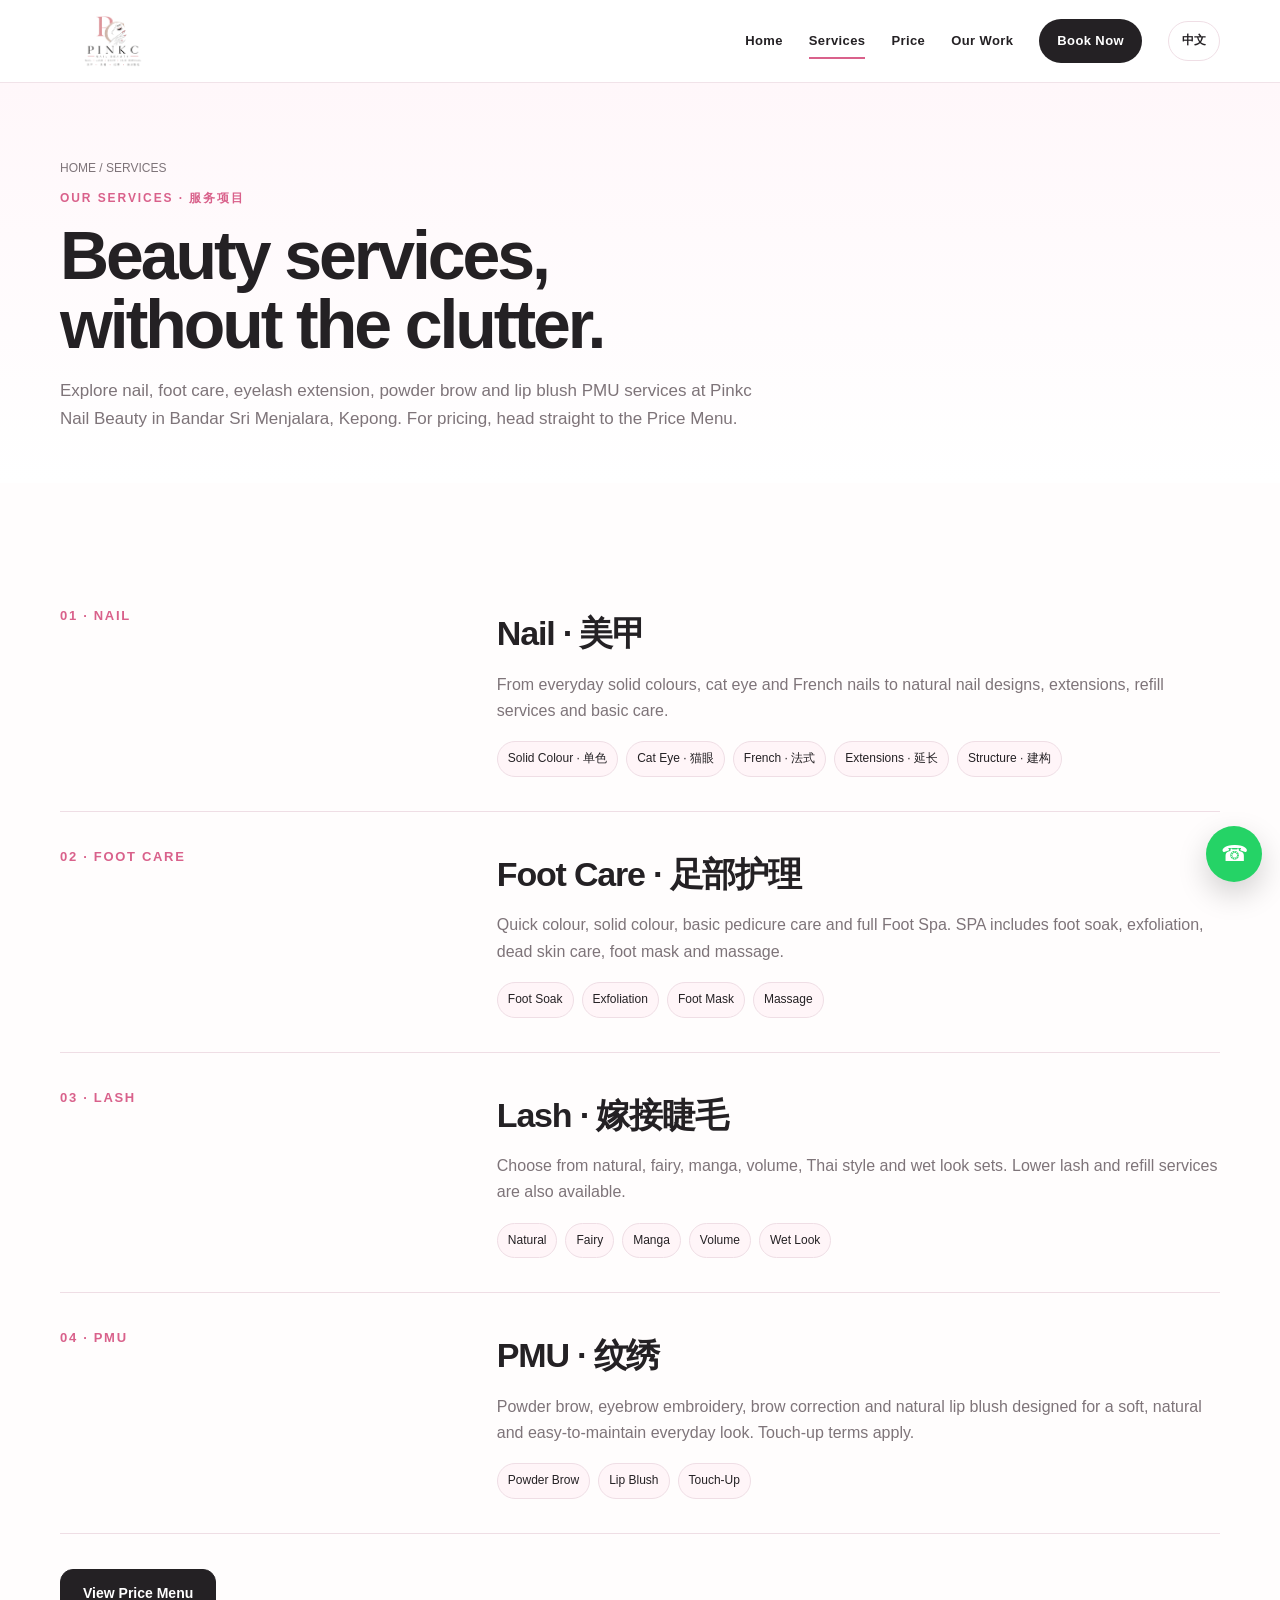
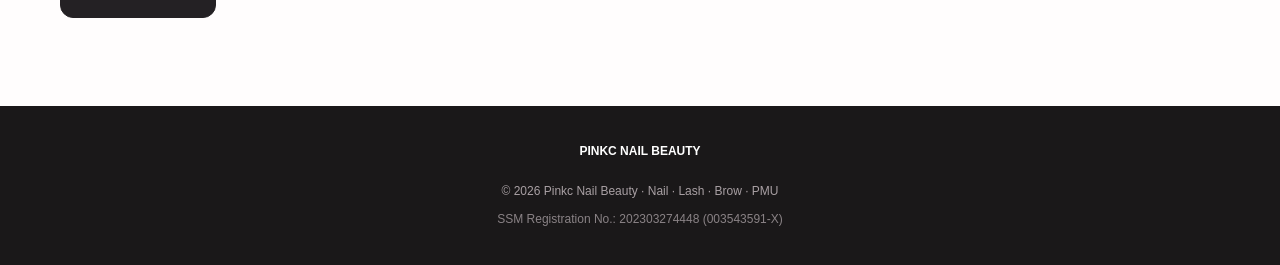
<file: services.html>
<!DOCTYPE html>
<html lang="en">
<head>
<meta charset="UTF-8">
<meta name="viewport" content="width=device-width,initial-scale=1.0">
<meta name="description" content="Pinkc Nail Beauty services in Kepong: nail, lash, powder brow 粉雾眉, eyebrow embroidery 纹眉纹绣, brow correction 改眉, natural lip blush 妈生唇 and foot care.">
<title>Services | Pinkc Nail Beauty Kepong · 纹眉纹绣 · 粉雾眉 · 妈生唇</title>
<link rel="canonical" href="https://pinkcnailbeauty.com/services.html">
<meta name="robots" content="index,follow,max-image-preview:large,max-snippet:-1,max-video-preview:-1">
<meta name="author" content="Pinkc Nail Beauty">
<meta name="geo.region" content="MY-14">
<meta name="geo.placename" content="Bandar Sri Menjalara, Kuala Lumpur">
<meta property="og:type" content="website">
<meta property="og:site_name" content="Pinkc Nail Beauty">
<meta property="og:title" content="Nail, Lash, Brow & PMU Services Kepong | Pinkc Nail Beauty">
<meta property="og:description" content="Explore nail, foot care, eyelash extension, powder brow and lip blush PMU services at Pinkc Nail Beauty in Bandar Sri Menjalara, Kepong, Kuala Lumpur.">
<meta property="og:url" content="https://pinkcnailbeauty.com/services.html">
<meta property="og:image" content="https://pinkcnailbeauty.com/og-image.jpg">
<meta property="og:image:width" content="1200">
<meta property="og:image:height" content="630">
<meta property="og:image:alt" content="Pinkc Nail Beauty nail, lash, brow and lip beauty work">
<meta name="twitter:card" content="summary_large_image">
<meta name="twitter:title" content="Nail, Lash, Brow & PMU Services Kepong | Pinkc Nail Beauty">
<meta name="twitter:description" content="Explore nail, foot care, eyelash extension, powder brow and lip blush PMU services at Pinkc Nail Beauty in Bandar Sri Menjalara, Kepong, Kuala Lumpur.">
<meta name="twitter:image" content="https://pinkcnailbeauty.com/og-image.jpg">
<link rel="icon" href="logo.png" type="image/png">
<script type="application/ld+json">{"@context":"https://schema.org","@type":"BeautySalon","@id":"https://pinkcnailbeauty.com/#business","name":"Pinkc Nail Beauty","url":"https://pinkcnailbeauty.com/","logo":"https://pinkcnailbeauty.com/logo.png","image":"https://pinkcnailbeauty.com/og-image.jpg","telephone":"+60124446450","priceRange":"RM","address":{"@type":"PostalAddress","streetAddress":"No. 42-1-1, Jalan Medan Putra 3, Medan Putra Business Centre","addressLocality":"Bandar Sri Menjalara","postalCode":"52200","addressRegion":"Kuala Lumpur","addressCountry":"MY"},"areaServed":["Bandar Sri Menjalara","Kepong","Kuala Lumpur"],"sameAs":["https://www.instagram.com/pinkc_nailbeauty/"],"hasOfferCatalog":{"@type":"OfferCatalog","name":"Beauty Services","itemListElement":[{"@type":"OfferCatalog","name":"Nail Services"},{"@type":"OfferCatalog","name":"Eyelash Extensions"},{"@type":"OfferCatalog","name":"Powder Brow PMU"},{"@type":"OfferCatalog","name":"Lip Blush PMU"},{"@type":"OfferCatalog","name":"Foot Care & Pedicure"}]}}</script>

<link rel="stylesheet" href="style.css">
</head>
<body data-lang="en">

<header class="site-header">
  <div class="container nav">
    <a class="brand" href="index.html"><img src="logo.png" alt="Pinkc Nail Beauty"></a>
    <button class="menu-btn" aria-label="Open menu">☰</button>
    <nav class="nav-links"><a href="index.html"><span class="i18n en">Home</span><span class="i18n zh">首页</span></a><a href="services.html" class="active"><span class="i18n en">Services</span><span class="i18n zh">服务</span></a><a href="price.html"><span class="i18n en">Price</span><span class="i18n zh">价目表</span></a><a href="works.html"><span class="i18n en">Our Work</span><span class="i18n zh">作品</span></a><a href="contact.html" class="nav-cta"><span class="i18n en">Book Now</span><span class="i18n zh">预约</span></a><button id="langToggle" class="lang-btn" type="button">中文</button></nav>
  </div>
</header>

<main>
<section class="inner-hero">
  <div class="container">
    <div class="breadcrumb">HOME / SERVICES</div>
    <div class="eyebrow">Our Services · 服务项目</div>
    <h1 class="page-title i18n en">Beauty services,<br>without the clutter.</h1><h1 class="page-title i18n zh">美容服务，<br>清楚不拥挤。</h1>
    <p class="page-intro i18n en">Explore nail, foot care, eyelash extension, powder brow and lip blush PMU services at Pinkc Nail Beauty in Bandar Sri Menjalara, Kepong. For pricing, head straight to the Price Menu.</p><p class="page-intro i18n zh">Pinkc Nail Beauty 位于 Bandar Sri Menjalara, Kepong，提供美甲、足部护理、美睫、粉雾眉与妈生唇。想看收费，可直接进入价目表。</p>
  </div>
</section>
<section>
  <div class="container">
    <div class="service-detail"><div><div class="service-no">01 · NAIL</div></div><div class="service-copy"><h2>Nail · 美甲</h2><p class="i18n en">From everyday solid colours, cat eye and French nails to natural nail designs, extensions, refill services and basic care.</p><p class="i18n zh">从日常单色、猫眼、法式，到本甲设计、延长款式、延长甲续做与基础护理。</p><div class="service-tags"><span class="tag">Solid Colour · 单色</span><span class="tag">Cat Eye · 猫眼</span><span class="tag">French · 法式</span><span class="tag">Extensions · 延长</span><span class="tag">Structure · 建构</span></div></div></div>
    <div class="service-detail"><div><div class="service-no">02 · FOOT CARE</div></div><div class="service-copy"><h2>Foot Care · 足部护理</h2><p class="i18n en">Quick colour, solid colour, basic pedicure care and full Foot Spa. SPA includes foot soak, exfoliation, dead skin care, foot mask and massage.</p><p class="i18n zh">脚部快速上色、单色、基础护理与完整 Foot Spa。SPA 包含泡脚、去角质、去死皮护理、足膜及足部按摩。</p><div class="service-tags"><span class="tag">Foot Soak</span><span class="tag">Exfoliation</span><span class="tag">Foot Mask</span><span class="tag">Massage</span></div></div></div>
    <div class="service-detail"><div><div class="service-no">03 · LASH</div></div><div class="service-copy"><h2>Lash · 嫁接睫毛</h2><p class="i18n en">Choose from natural, fairy, manga, volume, Thai style and wet look sets. Lower lash and refill services are also available.</p><p class="i18n zh">根据眼型选择自然款、仙子款、漫画款、Volume、Thai Style 与 Wet Look，也提供下睫毛与补睫毛服务。</p><div class="service-tags"><span class="tag">Natural</span><span class="tag">Fairy</span><span class="tag">Manga</span><span class="tag">Volume</span><span class="tag">Wet Look</span></div></div></div>
    <div class="service-detail"><div><div class="service-no">04 · PMU</div></div><div class="service-copy"><h2>PMU · 纹绣</h2><p class="i18n en">Powder brow, eyebrow embroidery, brow correction and natural lip blush designed for a soft, natural and easy-to-maintain everyday look. Touch-up terms apply.</p><p class="i18n zh">PMU 提供粉雾眉、纹眉/纹绣、改眉与妈生唇，强调柔和、自然与日常好整理。会根据眉形、旧色与唇色情况提供建议，PMU 项目包含指定期限内的补色政策。</p><div class="service-tags"><span class="tag">Powder Brow</span><span class="tag">Lip Blush</span><span class="tag">Touch-Up</span></div></div></div>
    <div style="margin-top:35px"><a class="btn btn-dark" href="price.html"><span class="i18n en">View Price Menu</span><span class="i18n zh">查看价目表</span></a></div>
  </div>
</section>
</main>


<footer>
  <div class="container">
    <strong>PINKC NAIL BEAUTY</strong><br><br>
    <span class="i18n en">© 2026 Pinkc Nail Beauty · Nail · Lash · Brow · PMU</span><span class="i18n zh">© 2026 Pinkc Nail Beauty · 美甲 · 美睫 · 纹绣</span>
  
    <div class="ssm-registration" style="margin-top:8px;font-size:12px;opacity:.78;">SSM Registration No.: 202303274448 (003543591-X)</div>
</div>
</footer>
<a class="float-wa" href="https://wa.me/60124446450?text=Hi%20Pinkc%20Nail%20Beauty%2C%20I%20would%20like%20to%20make%20an%20appointment." target="_blank" aria-label="WhatsApp">☎</a>
<script src="script.js"></script>

</body>
</html>
</file>
<file: style.css>
:root{
  --ink:#242124;
  --muted:#7e7479;
  --pink:#d9618b;
  --pink-dark:#bd4e75;
  --blush:#fff5f8;
  --blush-2:#fce8ef;
  --line:#efdee5;
  --white:#fff;
  --shadow:0 18px 50px rgba(74,39,53,.08);
  --radius:26px;
  --max:1160px;
}
*{box-sizing:border-box;margin:0;padding:0}
html{scroll-behavior:smooth}
body{
  font-family:Inter,ui-sans-serif,-apple-system,BlinkMacSystemFont,"Segoe UI",Arial,sans-serif;
  color:var(--ink);
  background:#fffdfd;
  line-height:1.65;
}
a{text-decoration:none;color:inherit}
img{max-width:100%;display:block}
button{font:inherit}
.container{width:min(var(--max),calc(100% - 40px));margin:auto}
.eyebrow{
  color:var(--pink);font-size:12px;font-weight:800;letter-spacing:.16em;text-transform:uppercase
}
.page-title{
  font-size:clamp(38px,6vw,68px);line-height:1.02;letter-spacing:-.045em;margin:12px 0 18px
}
.page-intro{max-width:720px;color:var(--muted);font-size:17px}
section{padding:88px 0}

/* Header */
.site-header{
  position:sticky;top:0;z-index:1000;background:rgba(255,255,255,.94);
  border-bottom:1px solid rgba(239,222,229,.85);backdrop-filter:blur(14px)
}
.nav{
  min-height:82px;display:flex;align-items:center;justify-content:space-between;gap:28px
}
.brand img{width:106px;height:64px;object-fit:contain}
.nav-links{display:flex;align-items:center;gap:26px;font-size:13px;font-weight:750;letter-spacing:.03em}
.nav-links a{position:relative;padding:10px 0}
.nav-links a:after{
  content:"";position:absolute;left:0;right:100%;bottom:3px;height:2px;background:var(--pink);transition:.2s
}
.nav-links a:hover:after,.nav-links a.active:after{right:0}
.nav-cta{
  background:var(--ink)!important;color:white!important;border-radius:999px;padding:11px 18px!important
}
.nav-cta:after{display:none!important}
.menu-btn{display:none;border:0;background:transparent;font-size:27px;cursor:pointer}

/* Hero */
.hero{padding:72px 0 68px;background:
 radial-gradient(circle at 91% 22%,#f5b7ce 0 9%,transparent 9.5%),
 radial-gradient(circle at 88% 48%,#fae5ed 0 18%,transparent 18.5%),
 linear-gradient(180deg,#fffafb,#fff)}
.hero-grid{display:grid;grid-template-columns:1.1fr .9fr;gap:64px;align-items:center}
.hero h1{font-size:clamp(52px,7.2vw,92px);line-height:.96;letter-spacing:-.055em}
.hero h1 em{font-style:normal;color:var(--pink)}
.hero p{max-width:650px;color:var(--muted);font-size:17px;margin:26px 0 30px}
.hero-actions{display:flex;gap:12px;flex-wrap:wrap}
.btn{
  display:inline-flex;align-items:center;justify-content:center;border:1px solid var(--line);
  min-height:48px;padding:12px 22px;border-radius:13px;font-size:14px;font-weight:800;transition:.2s
}
.btn-dark{background:var(--ink);color:white;border-color:var(--ink)}
.btn-dark:hover{background:var(--pink);border-color:var(--pink);transform:translateY(-2px)}
.btn-light{background:white}
.btn-light:hover{border-color:var(--pink);color:var(--pink)}
.hero-stack{position:relative;min-height:430px}
.floating-card{
  position:absolute;width:250px;padding:25px;border:1px solid rgba(255,255,255,.8);
  background:rgba(255,255,255,.86);box-shadow:var(--shadow);border-radius:30px;backdrop-filter:blur(10px)
}
.floating-card h3{font-size:19px}
.floating-card p{font-size:13px;font-style:italic;margin:5px 0 0}
.fc1{top:20px;left:0}.fc2{top:160px;right:0}.fc3{bottom:12px;left:28px}
.hero-orb{position:absolute;width:245px;height:245px;border-radius:50%;background:linear-gradient(135deg,#efadc4,#fae3ec);right:25px;top:92px;z-index:-1}

/* cards */
.grid-4{display:grid;grid-template-columns:repeat(4,1fr);gap:17px}
.grid-3{display:grid;grid-template-columns:repeat(3,1fr);gap:18px}
.grid-2{display:grid;grid-template-columns:repeat(2,1fr);gap:18px}
.card{
  background:white;border:1px solid var(--line);border-radius:var(--radius);padding:28px;box-shadow:0 10px 30px rgba(50,22,34,.035)
}
.card.soft{background:var(--blush)}
.card h3{font-size:21px;margin-bottom:8px}
.card p{color:var(--muted);font-size:14px}
.icon{font-size:29px;margin-bottom:16px}
.section-head{display:flex;justify-content:space-between;gap:30px;align-items:end;margin-bottom:38px}
.section-head h2{font-size:clamp(34px,5vw,56px);line-height:1.02;letter-spacing:-.04em;margin-top:8px}
.section-head p{max-width:520px;color:var(--muted)}
.link-arrow{color:var(--pink);font-size:13px;font-weight:800}

/* Opening */
.promo-panel{
  border:1px solid #f0d5df;background:linear-gradient(135deg,#fff5f8,#fff);
  border-radius:34px;padding:42px;box-shadow:var(--shadow)
}
.promo-top{display:flex;justify-content:space-between;gap:25px;align-items:start;margin-bottom:28px}
.promo-badge{display:inline-block;color:var(--pink);font-size:11px;letter-spacing:.15em;font-weight:900;margin-bottom:8px}
.promo-panel h2{font-size:clamp(31px,4vw,48px);line-height:1.05}
.promo-grid{display:grid;grid-template-columns:repeat(3,1fr);gap:12px;margin:24px 0}
.promo-item{background:white;border:1px solid var(--line);border-radius:18px;padding:17px}
.promo-item span{font-size:13px;font-weight:750;display:block}
.promo-item del{color:#9a9195;font-size:12px;margin-right:8px}
.promo-item strong{color:var(--pink);font-size:20px}

/* Page hero */
.inner-hero{padding:76px 0 50px;background:linear-gradient(180deg,#fff7fa,#fff)}
.breadcrumb{color:var(--muted);font-size:12px;margin-bottom:10px}

/* Services */
.service-detail{display:grid;grid-template-columns:.72fr 1.28fr;gap:30px;align-items:start;padding:34px 0;border-bottom:1px solid var(--line)}
.service-no{font-size:13px;color:var(--pink);font-weight:900;letter-spacing:.13em}
.service-copy h2{font-size:34px;letter-spacing:-.035em;margin-bottom:10px}
.service-copy p{color:var(--muted);max-width:760px}
.service-tags{display:flex;gap:8px;flex-wrap:wrap;margin-top:17px}
.tag{font-size:12px;border:1px solid var(--line);background:var(--blush);padding:7px 10px;border-radius:999px}

/* Pricing tabs */
.tabs{display:flex;flex-wrap:wrap;gap:8px;margin-bottom:28px}
.tab-btn{
  border:1px solid var(--line);background:white;border-radius:999px;padding:10px 15px;
  font-size:13px;font-weight:800;cursor:pointer
}
.tab-btn.active{background:var(--ink);color:white;border-color:var(--ink)}
.tab-panel{display:none}
.tab-panel.active{display:block}
.price-layout{display:grid;grid-template-columns:repeat(2,minmax(0,1fr));gap:18px}
.price-card{background:white;border:1px solid var(--line);border-radius:24px;padding:26px}
.price-card.full{grid-column:1/-1}
.price-card-head{display:flex;justify-content:space-between;align-items:start;margin-bottom:16px}
.price-card h3{font-size:23px}
.kicker{font-size:11px;text-transform:uppercase;letter-spacing:.12em;color:#a48994}
.price-row{display:flex;justify-content:space-between;gap:20px;align-items:start;padding:13px 0;border-bottom:1px solid #f3e9ed}
.price-row:last-child{border-bottom:0}
.price{color:var(--pink);font-weight:900;text-align:right}
.chips{display:flex;justify-content:flex-end;gap:5px;flex-wrap:wrap}
.chip{padding:5px 8px;border-radius:999px;background:var(--blush-2);color:var(--pink-dark);font-size:11px;font-weight:850}
.free{background:#f1f8f2;color:#50855a}
.subhead{margin:20px 0 3px;padding-top:16px;border-top:1px solid var(--line);font-size:13px;font-weight:900;text-transform:uppercase;letter-spacing:.08em}
.note{background:var(--blush);border-radius:14px;padding:13px;margin-top:14px;color:#806c74;font-size:12px}
.package-table{width:100%;border-collapse:collapse;min-width:520px}
.package-wrap{overflow-x:auto}
.package-table th,.package-table td{padding:13px 12px;border-bottom:1px solid #f0e4e9;text-align:left}
.package-table th{font-size:11px;text-transform:uppercase;letter-spacing:.08em;color:#9c818d}
.package-table td:nth-child(2),.package-table td:nth-child(3){color:var(--pink);font-weight:850}

/* Gallery */
.filters{display:flex;flex-wrap:wrap;gap:8px;margin-bottom:25px}
.filter-btn{border:1px solid var(--line);background:white;border-radius:999px;padding:9px 14px;font-size:12px;font-weight:800;cursor:pointer}
.filter-btn.active{background:var(--pink);border-color:var(--pink);color:white}
.gallery{display:grid;grid-template-columns:repeat(3,1fr);gap:15px}
.work-card{border:1px solid var(--line);border-radius:22px;overflow:hidden;background:white;cursor:zoom-in}
.work-card img{width:100%;aspect-ratio:4/5;object-fit:cover}
.work-card.ba img{object-fit:contain;background:#f7f4f5}
.work-caption{display:flex;justify-content:space-between;gap:10px;padding:12px 14px}
.work-caption strong{font-size:13px}.work-caption span{font-size:10px;letter-spacing:.08em;color:#9b838d;text-transform:uppercase}
.work-card.hidden{display:none}
.lightbox{position:fixed;inset:0;background:rgba(20,16,18,.91);z-index:9999;display:none;align-items:center;justify-content:center;padding:20px}
.lightbox.open{display:flex}
.lightbox img{max-width:94vw;max-height:88vh;border-radius:18px;object-fit:contain}
.lightbox button{position:absolute;right:20px;top:18px;width:44px;height:44px;border-radius:50%;border:0;background:white;font-size:25px}

/* Contact */
.contact-grid{display:grid;grid-template-columns:repeat(3,1fr);gap:18px}
.contact-card{background:white;border:1px solid var(--line);border-radius:24px;padding:27px}
.contact-card h3{font-size:20px;margin-bottom:8px}
.contact-card p{color:var(--muted);font-size:14px;margin-bottom:18px}
.booking-box{margin-top:22px;border-radius:30px;background:var(--ink);color:white;padding:36px;display:flex;justify-content:space-between;gap:28px;align-items:center}
.booking-box p{color:#d8cfd3}

/* Footer */
footer{background:#1a1819;color:#a9a0a4;padding:36px 0;text-align:center;font-size:12px}
footer strong{color:white}
.float-wa{
  position:fixed;right:18px;bottom:18px;width:56px;height:56px;border-radius:50%;
  background:#25D366;color:white;display:flex;align-items:center;justify-content:center;
  font-size:22px;box-shadow:0 12px 30px rgba(0,0,0,.18);z-index:800
}

/* Responsive */
@media(max-width:900px){
  .grid-4{grid-template-columns:repeat(2,1fr)}
  .grid-3,.gallery,.contact-grid{grid-template-columns:repeat(2,1fr)}
  .hero-grid{grid-template-columns:1fr}
  .hero-stack{display:none}
  .service-detail{grid-template-columns:1fr}
}
@media(max-width:760px){
  .container{width:min(100% - 28px,var(--max))}
  section{padding:62px 0}
  .nav{min-height:72px}
  .brand img{width:88px;height:55px}
  .menu-btn{display:block}
  .nav-links{
    position:absolute;left:14px;right:14px;top:72px;background:white;border:1px solid var(--line);
    border-radius:20px;padding:12px;box-shadow:var(--shadow);display:none;flex-direction:column;align-items:stretch;gap:2px
  }
  .nav-links.open{display:flex}
  .nav-links a{padding:11px 12px}
  .nav-cta{text-align:center;margin-top:5px}
  .hero{padding:50px 0 48px}
  .hero h1{font-size:47px}
  .hero p{font-size:15px}
  .hero-actions,.promo-top,.section-head,.booking-box{flex-direction:column;align-items:stretch}
  .btn{width:100%}
  .grid-4,.grid-3,.grid-2,.price-layout,.contact-grid{grid-template-columns:1fr}
  .promo-grid{grid-template-columns:repeat(2,1fr)}
  .promo-panel{padding:26px 18px}
  .gallery{grid-template-columns:repeat(2,1fr);gap:10px}
  .price-card{padding:21px 17px}
  .price-row{gap:10px}
  .price{max-width:48%;white-space:normal}
}
@media(max-width:430px){
  .hero h1{font-size:41px}
  .page-title{font-size:40px}
  .promo-grid{grid-template-columns:1fr}
  .gallery{grid-template-columns:repeat(2,1fr)}
  .work-caption{padding:9px 10px}
  .work-caption strong{font-size:11px}.work-caption span{font-size:8px}
}

/* EN / 中文 language switch */
.lang-btn{
  border:1px solid var(--line);background:#fff;color:var(--ink);
  border-radius:999px;padding:9px 13px;font-size:12px;font-weight:850;
  cursor:pointer;white-space:nowrap;
}
.lang-btn:hover{border-color:var(--pink);color:var(--pink)}
.i18n.zh{display:none}
body[data-lang="zh"] .i18n.en{display:none!important}
body[data-lang="zh"] .i18n.zh{display:revert!important}
body[data-lang="en"] .i18n.en{display:revert!important}
body[data-lang="en"] .i18n.zh{display:none!important}
@media(max-width:760px){
  .lang-btn{width:100%;margin-top:5px;padding:11px 12px;text-align:center}
}

/* SEO / AEO FAQ */
.faq-grid{display:grid;grid-template-columns:repeat(2,minmax(0,1fr));gap:14px}
.faq-grid details{background:#fff;border:1px solid var(--line);border-radius:18px;padding:18px 20px}
.faq-grid summary{cursor:pointer;font-weight:800;line-height:1.35}
.faq-grid details p{margin:12px 0 0;color:var(--muted);line-height:1.7}
@media(max-width:760px){.faq-grid{grid-template-columns:1fr}}
</file>
